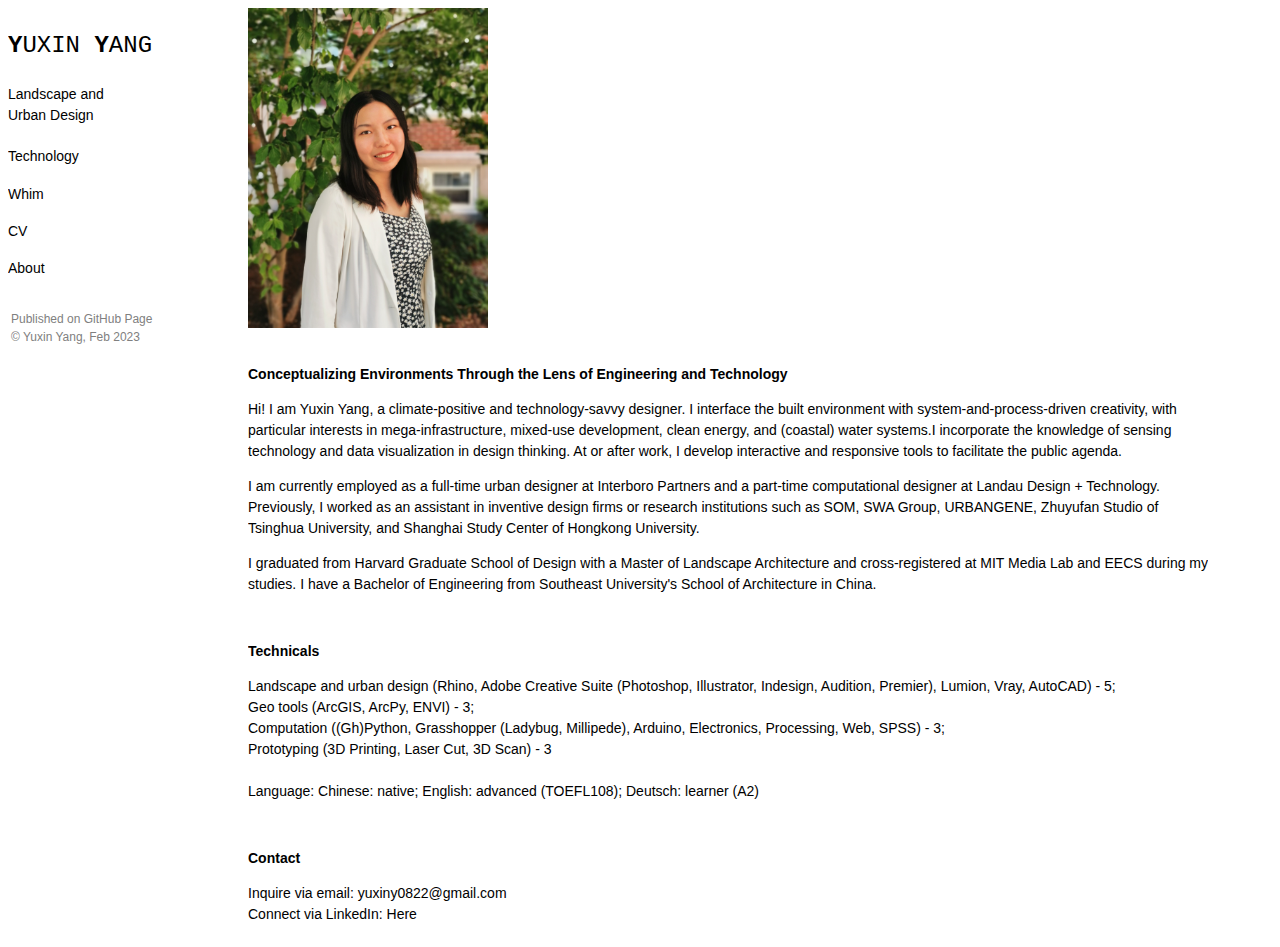
<file: index.html>
<!DOCTYPE html>
<html lang="en">
    <head>
        <meta charset="UTF-8">
        <meta http-equiv="X-UA-Compatible" content="IE=edge">
        <meta name="viewport" content="width=device-width, initial-scale=1.0">
        <title>Yuxin Yang | About</title>
        <link rel="stylesheet" type="text/css" href="./resources/css/style.css">
    </head>
<body>
<!-- Sidebar -->
<nav class="sidebar">
    <p class=h1><strong>Y</strong>UXIN <strong>Y</strong>ANG</p>
   
       <button type="button" class="collapsible">Landscape and Urban Design</button>
           <div class="content">
               <ul><a href="project1.html" class=p--info>From Airport to HST Station: Bio Intermodality</a></ul>
               <ul><a href="project2.html" class=p--info>Crosswind Data Center</a></ul>
               <ul><a href="project3.html" class=p--info>Migration is Beautiful: Biophillic Boulevard</a></ul>
               <ul><a href="project4.html" class=p--info>Dredge Engine</a></ul>
           </div>
       <br>
       <button type="button" class="collapsible">Technology</button>
           <div class="content">
               <ul><a href="tech1.html" class=p--info>IoT Shoreline: Wave, Weave</a></ul>
               <ul><a href="tech2.html" class=p--info>CityScope Module: Kendall Life-Work Crescendo</a></ul>
               <ul><a href="tech3.html" class=p--info>Remote Sensing Sanyang Wetland</a></ul>
               <ul><a href="tech4.html" class=p--info>Adaptive Rocking Lattice Stool</a></ul>
               <ul><a href="tech5.html" class=p--info>Air-Pillow Attire for Haphephobia</a></ul>
   
           </div>
       <p><a href="whim.html" class=p--info>Whim</a></p>
       <p><a href="cv.html" class=p--info>CV</a></p>
       <p><a href="index.html" class=p--info>About</a></p>
   
   
       <footer>
           <p>Published on GitHub Page <br>© Yuxin Yang, Feb 2023</p>
       </footer>
   </nav>  
<script>
    var coll = document.getElementsByClassName("collapsible");
    var i;
    
    for (i = 0; i < coll.length; i++) {
        coll[i].addEventListener("click", function() {
        this.classList.toggle("active");
        var content = this.nextElementSibling;
        if (content.style.display === "block") {
            content.style.display = "none";
        } else {
            content.style.display = "block";
        }
        });
    }
</script>


<!-- Page Content -->
<div style="margin-left:240px" class="a">
  
    <img src="./resources/images/about/index.jpg" alt="Profile" width=240px>
    <br>
    <br>
    <div>
    <p class=p--info><strong>Conceptualizing Environments Through the Lens of Engineering and Technology</strong></p>
    <p class=p--info>Hi! I am Yuxin Yang, a climate-positive and technology-savvy designer. I interface the built environment with system-and-process-driven creativity, 
        with particular interests in mega-infrastructure, mixed-use development, clean energy, and (coastal) water systems.I incorporate
    the knowledge of sensing technology and data visualization in design thinking. At or
    after work, I develop interactive and responsive tools to facilitate the public agenda.</p>
    <p class=p--info>I am currently employed as a full-time urban designer at <a href="https://www.interboropartners.com/">Interboro Partners</a> and a part-time computational designer at <a href="https://www.landau.design/">Landau Design + Technology</a>.
    Previously, I worked as an assistant in inventive design firms or research institutions such as SOM,
    SWA Group, URBANGENE, Zhuyufan Studio of Tsinghua University, and Shanghai Study
    Center of Hongkong University.</p>
    <p class=p--info>I graduated from Harvard Graduate School of Design with a Master of Landscape Architecture 
        and cross-registered at MIT Media Lab and EECS during my studies. 
        I have a Bachelor of Engineering from Southeast University's School of Architecture in China.</p>
    </div>
    <br>
    <div>
        <p class=p--info><strong>Technicals</strong></p>
        <p class=p--info>Landscape and urban design (Rhino, Adobe Creative Suite (Photoshop, Illustrator, Indesign, Audition, Premier),
            Lumion, Vray, AutoCAD) - 5;<br>
            Geo tools (ArcGIS, ArcPy, ENVI) - 3;<br>
            Computation ((Gh)Python, Grasshopper (Ladybug, Millipede), Arduino, Electronics, Processing, Web, SPSS) - 3;<br>
            Prototyping (3D Printing, Laser Cut, 3D Scan) - 3<br><br>
            Language: Chinese: native; English: advanced (TOEFL108); Deutsch: learner (A2)</p>
    </div>
    <br>
    <div>
        <p class=p--info><strong>Contact</strong></p>
        <p class=p--info>Inquire via email: <a href="mailto:yuxiny0822@gmail.com">yuxiny0822@gmail.com</a><br>
        Connect via LinkedIn: <a href="https://www.linkedin.com/in/yuxin-yang-78a671191/?originalSubdomain=cn">Here</a></p> 
    </div>
</div>

  </body>
  </html>
</file>
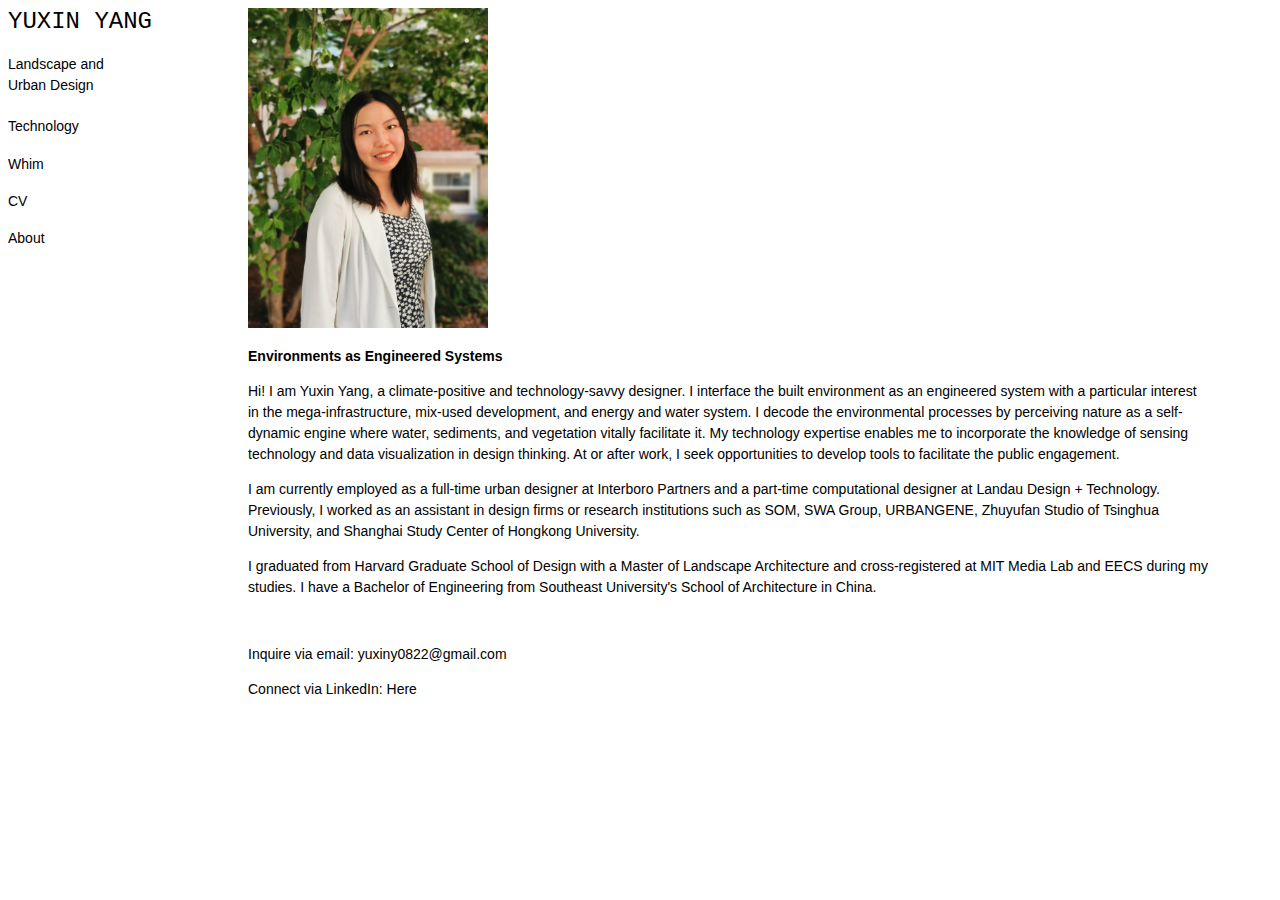
<file: about.html>
<!DOCTYPE html>
<html lang="en">
    <head>
        <meta charset="UTF-8">
        <meta http-equiv="X-UA-Compatible" content="IE=edge">
        <meta name="viewport" content="width=device-width, initial-scale=1.0">
        <title>YY</title>
        <link rel="stylesheet" type="text/css" href="./resources/css/style.css">
    </head>
<body>
<!-- Sidebar -->
<nav class="sidebar">
    <a class=h1>YUXIN YANG</a>
    <br>
    <br>
    <button type="button" class="collapsible">Landscape and Urban Design</button>
        <div class="content">
            <ul><a href="project1.html" class=p--info><i>From Airport to HST Station: Bio Intermodality</i></a></ul>
            <ul><a href="project2.html" class=p--info><i>Crosswind Data Center</i></a></ul>
            <ul><a href="project3.html" class=p--info><i>Migration is Beautiful</i></a></ul>
            <ul><a href="project4.html" class=p--info><i>Dredge Engine</i></a></ul>
        </div>
    <br>
    <button type="button" class="collapsible">Technology</button>
        <div class="content">
            <ul><a href="index.html" class=p--info><i>IoT: Fiber Optic Breakwaters</i></a></ul>
            <ul><a href="tech2.html" class=p--info><i>CityScope Module: Kendall Life-Work Crescendo</i></a></ul>
            <ul><a href="tech3.html" class=p--info><i>Remote Sensing Sanyang Wetland</i></a></ul>
            <ul><a href="tech4.html" class=p--info>Adaptive Rocking Lattice Stool</a></ul>
            <ul><a href="tech5.html" class=p--info>Air-Pillow Attire for Haphephobia</a></ul>

        </div>
    <p><a href="whim.html" class=p--info>Whim</a></p>
    <p><a href="https://acrobat.adobe.com/link/review?uri=urn:aaid:scds:US:9fe94b1a-4977-328f-8e4d-f6c2b8c8d8b4" class=p--info>CV</a></p>
    <p><a href="about.html" class=p--info>About</a></p>
</nav>  
<script>
    var coll = document.getElementsByClassName("collapsible");
    var i;
    
    for (i = 0; i < coll.length; i++) {
      coll[i].addEventListener("click", function() {
        this.classList.toggle("active");
        var content = this.nextElementSibling;
        if (content.style.display === "block") {
          content.style.display = "none";
        } else {
          content.style.display = "block";
        }
      });
    }
</script>
      


<!-- Page Content -->
<div style="margin-left:240px" class="a">
  
    <img src="./resources/images/about/index.jpg" alt="Profile" width=240px>
  
    <p class=p--info><strong>Environments as Engineered Systems</strong></p>
    <p class=p--info>Hi! I am Yuxin Yang, a climate-positive and technology-savvy designer. I interface the
    built environment as an engineered system with a particular interest in the mega-infrastructure,
    mix-used development, and energy and water system. I decode the environmental processes by perceiving nature as a self-dynamic engine where water, 
    sediments, and vegetation vitally facilitate it. My technology expertise enables me to incorporate
    the knowledge of sensing technology and data visualization in design thinking. At or
    after work, I seek opportunities to develop tools to facilitate the public engagement.</p>
    <p class=p--info>I am currently employed as a full-time urban designer at <a href="https://www.interboropartners.com/">Interboro Partners</a> and a part-time computational designer at <a href="https://www.landau.design/">Landau Design + Technology</a>.
    Previously, I worked as an assistant in design firms or research institutions such as SOM,
    SWA Group, URBANGENE, Zhuyufan Studio of Tsinghua University, and Shanghai Study
    Center of Hongkong University.</p>
    <p class=p--info>I graduated from Harvard Graduate School of Design with a Master of Landscape Architecture 
        and cross-registered at MIT Media Lab and EECS during my studies. 
        I have a Bachelor of Engineering from Southeast University's School of Architecture in China.</p>
    <br>
    <div>
        <p class=p--info>Inquire via email: <a href="mailto:yuxiny0822@gmail.com">yuxiny0822@gmail.com</a></p>
        <p class=p--info>Connect via LinkedIn: <a href="https://www.linkedin.com/in/yuxin-yang-78a671191/?originalSubdomain=cn">Here</a></p> 
    </div>
 
</div>

  </body>
  </html>
</file>
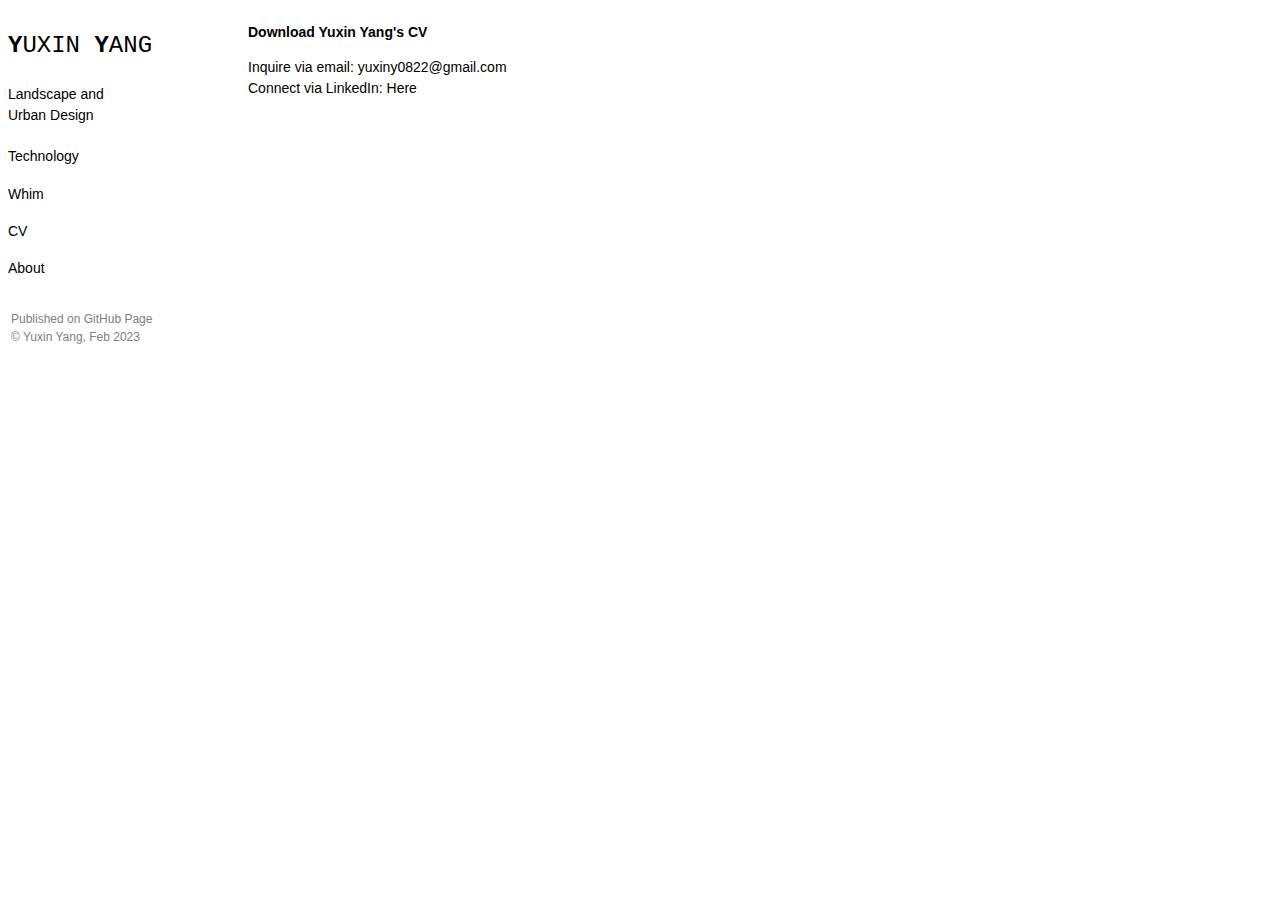
<file: cv.html>
<!DOCTYPE html>
<html lang="en">
    <head>
        <meta charset="UTF-8">
        <meta http-equiv="X-UA-Compatible" content="IE=edge">
        <meta name="viewport" content="width=device-width, initial-scale=1.0">
        <title>YY | CV</title>
        <link rel="stylesheet" type="text/css" href="./resources/css/style.css">
    </head>
<body>
<!-- Sidebar -->
<nav class="sidebar">
    <p class=h1><strong>Y</strong>UXIN <strong>Y</strong>ANG</p>
   
       <button type="button" class="collapsible">Landscape and Urban Design</button>
           <div class="content">
               <ul><a href="project1.html" class=p--info>From Airport to HST Station: Bio Intermodality</a></ul>
               <ul><a href="project2.html" class=p--info>Crosswind Data Center</a></ul>
               <ul><a href="project3.html" class=p--info>Migration is Beautiful: Biophillic Boulevard</a></ul>
               <ul><a href="project4.html" class=p--info>Dredge Engine</a></ul>
           </div>
       <br>
       <button type="button" class="collapsible">Technology</button>
           <div class="content">
               <ul><a href="tech1.html" class=p--info>IoT Shoreline: Wave, Weave</a></ul>
               <ul><a href="tech2.html" class=p--info>CityScope Module: Kendall Life-Work Crescendo</a></ul>
               <ul><a href="tech3.html" class=p--info>Remote Sensing Sanyang Wetland</a></ul>
               <ul><a href="tech4.html" class=p--info>Adaptive Rocking Lattice Stool</a></ul>
               <ul><a href="tech5.html" class=p--info>Air-Pillow Attire for Haphephobia</a></ul>
   
           </div>
       <p><a href="whim.html" class=p--info>Whim</a></p>
       <p><a href="cv.html" class=p--info>CV</a></p>
       <p><a href="index.html" class=p--info>About</a></p>
   
   
       <footer>
           <p>Published on GitHub Page <br>© Yuxin Yang, Feb 2023</p>
       </footer>
   </nav>  
<script>
    var coll = document.getElementsByClassName("collapsible");
    var i;
    
    for (i = 0; i < coll.length; i++) {
        coll[i].addEventListener("click", function() {
        this.classList.toggle("active");
        var content = this.nextElementSibling;
        if (content.style.display === "block") {
            content.style.display = "none";
        } else {
            content.style.display = "block";
        }
        });
    }
</script>


<!-- Page Content -->
<div style="margin-left:240px" class="a">
    <p class=p--info><a href="https://acrobat.adobe.com/link/track?uri=urn:aaid:scds:US:301cff17-277f-3694-944b-bb3e06284478"><strong>Download Yuxin Yang's CV</strong></a></p>

    <div>
        <p class=p--info>Inquire via email: <a href="mailto:yuxiny0822@gmail.com">yuxiny0822@gmail.com</a><br>
        Connect via LinkedIn: <a href="https://www.linkedin.com/in/yuxin-yang-78a671191/?originalSubdomain=cn">Here</a></p> 
    </div>
</div>

  </body>
  </html>
</file>
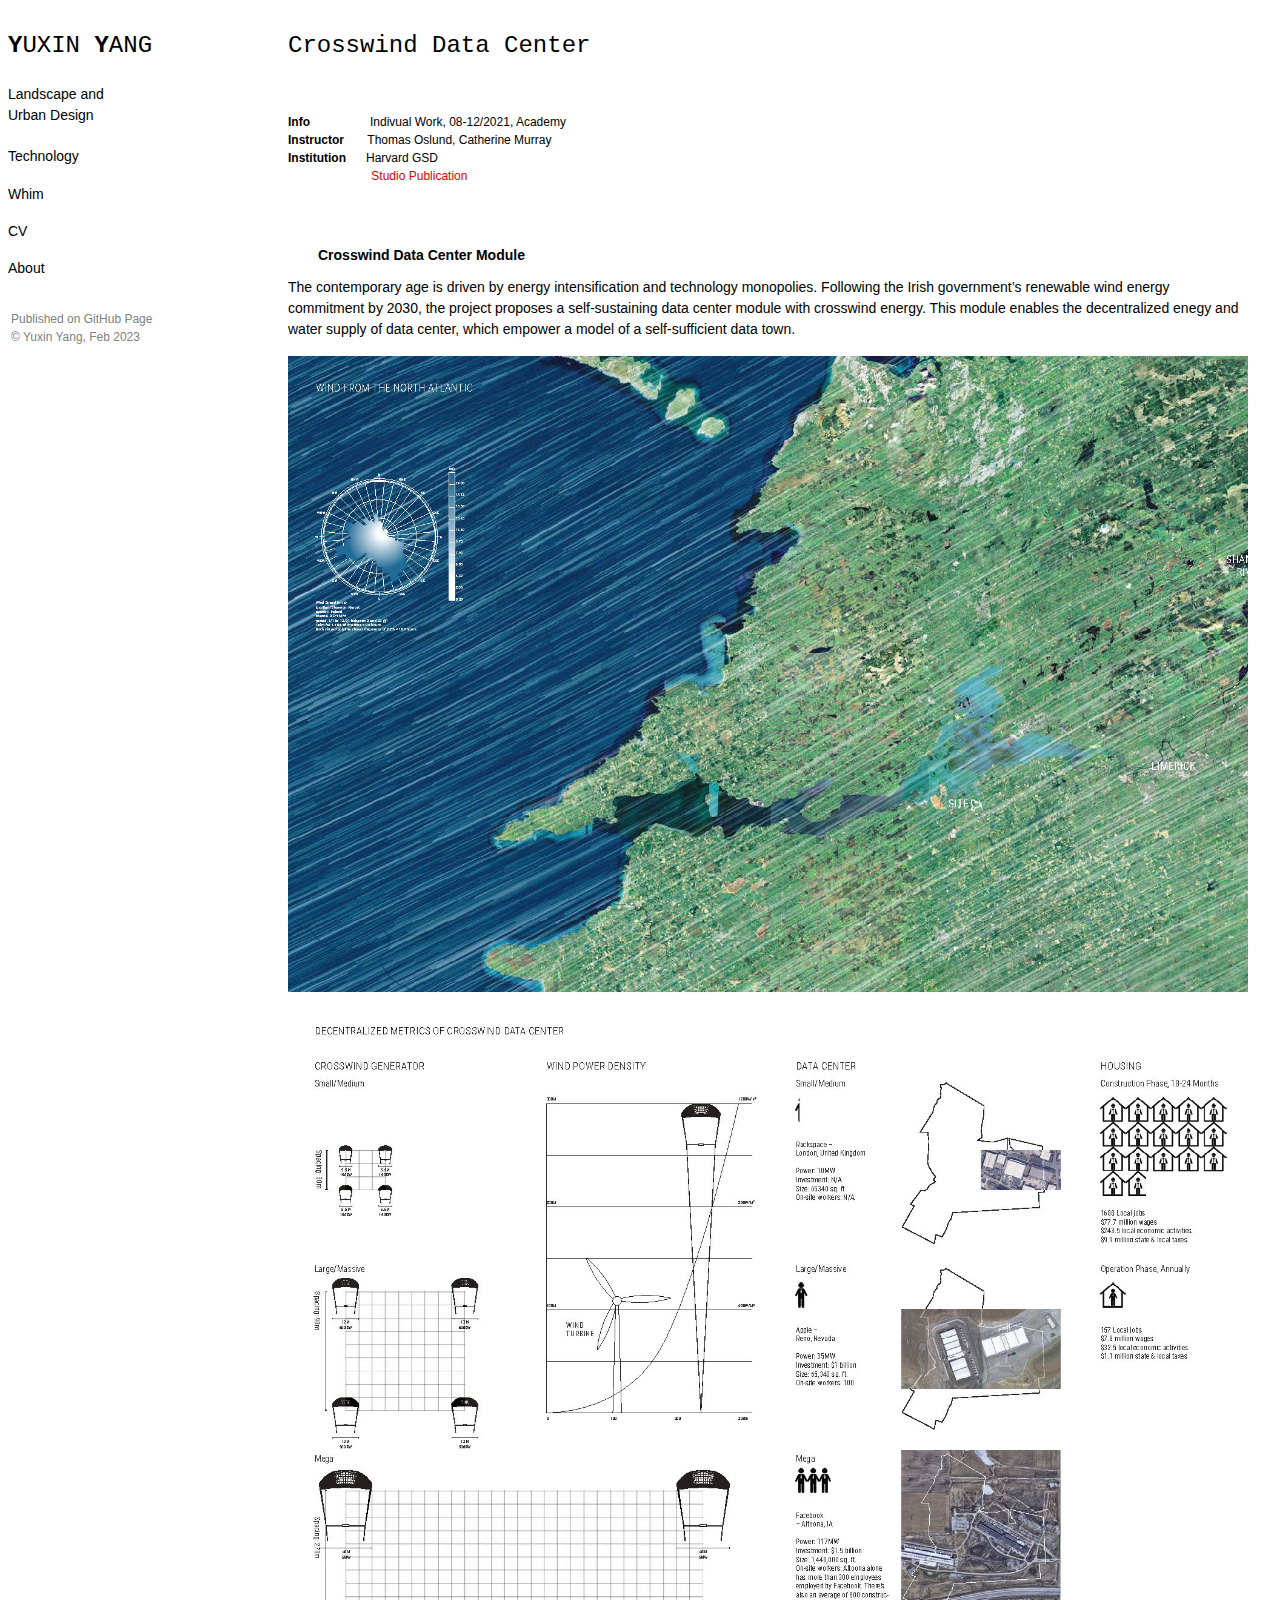
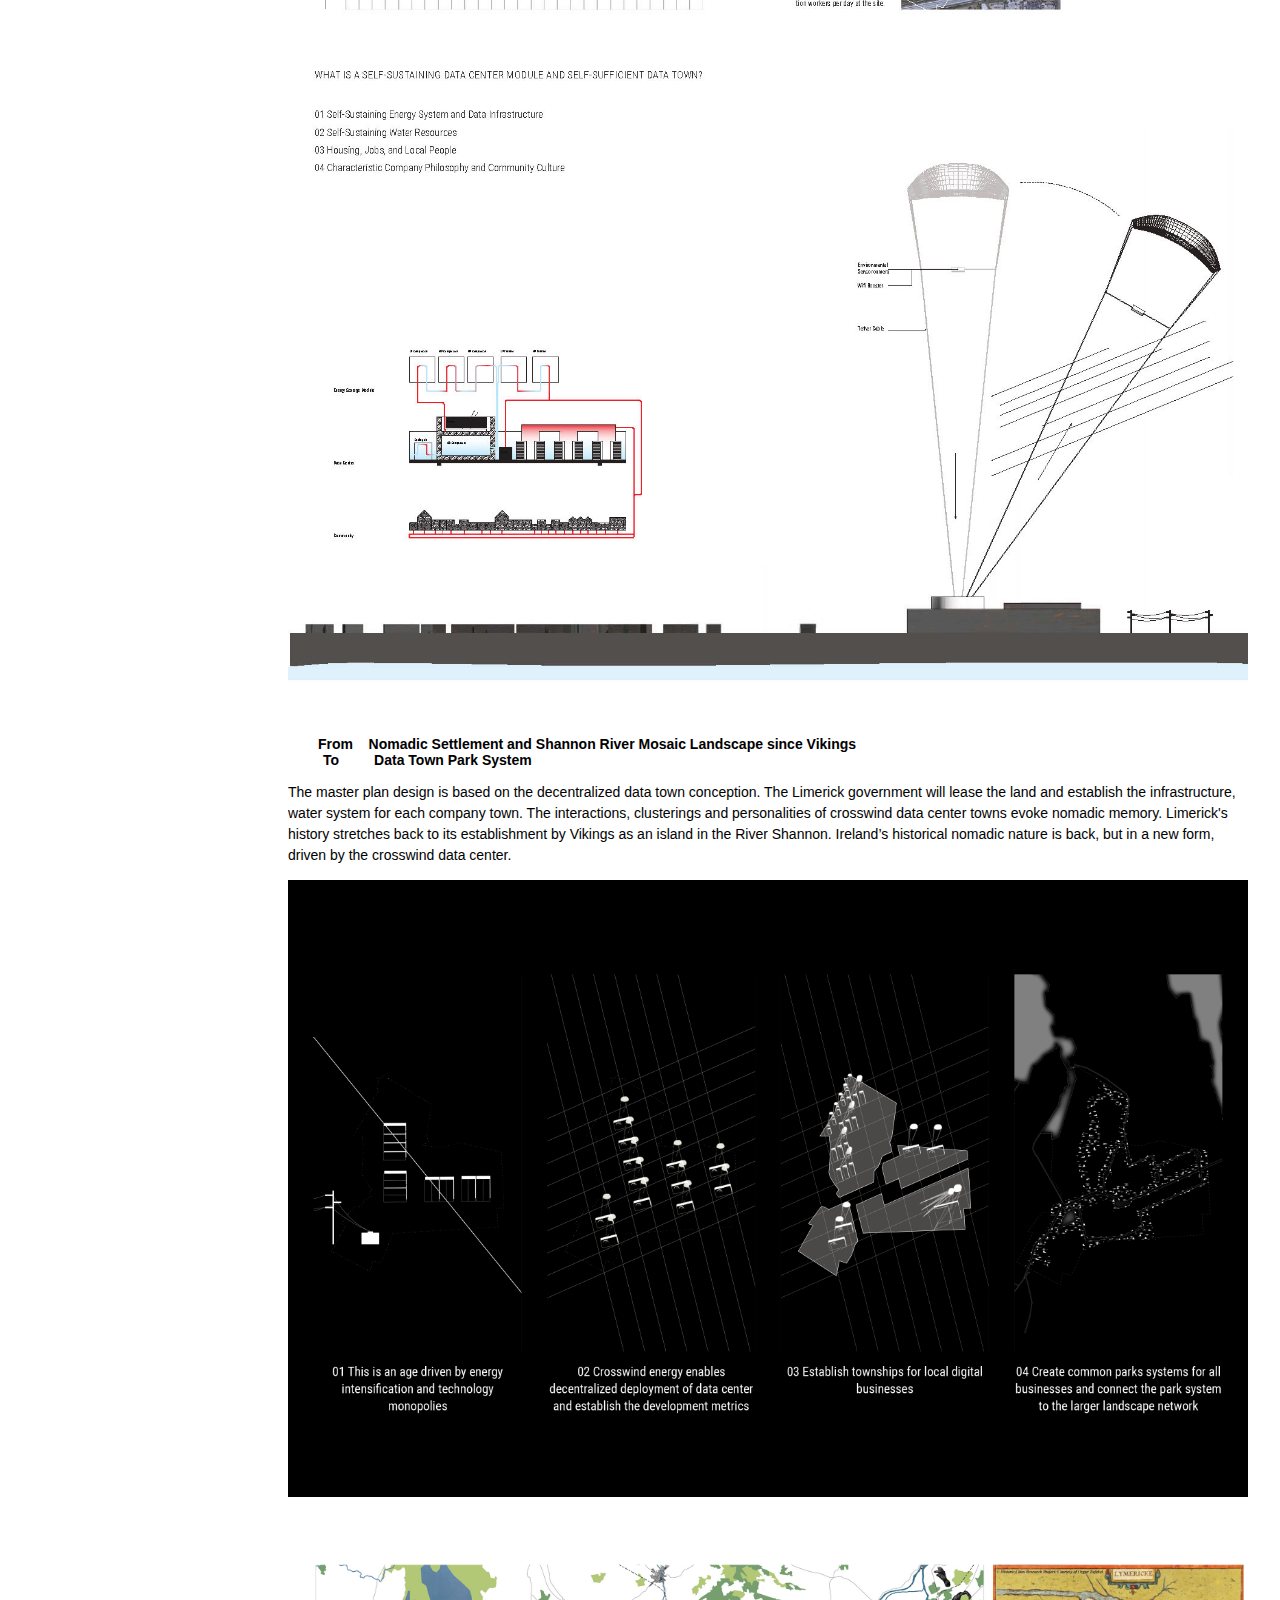
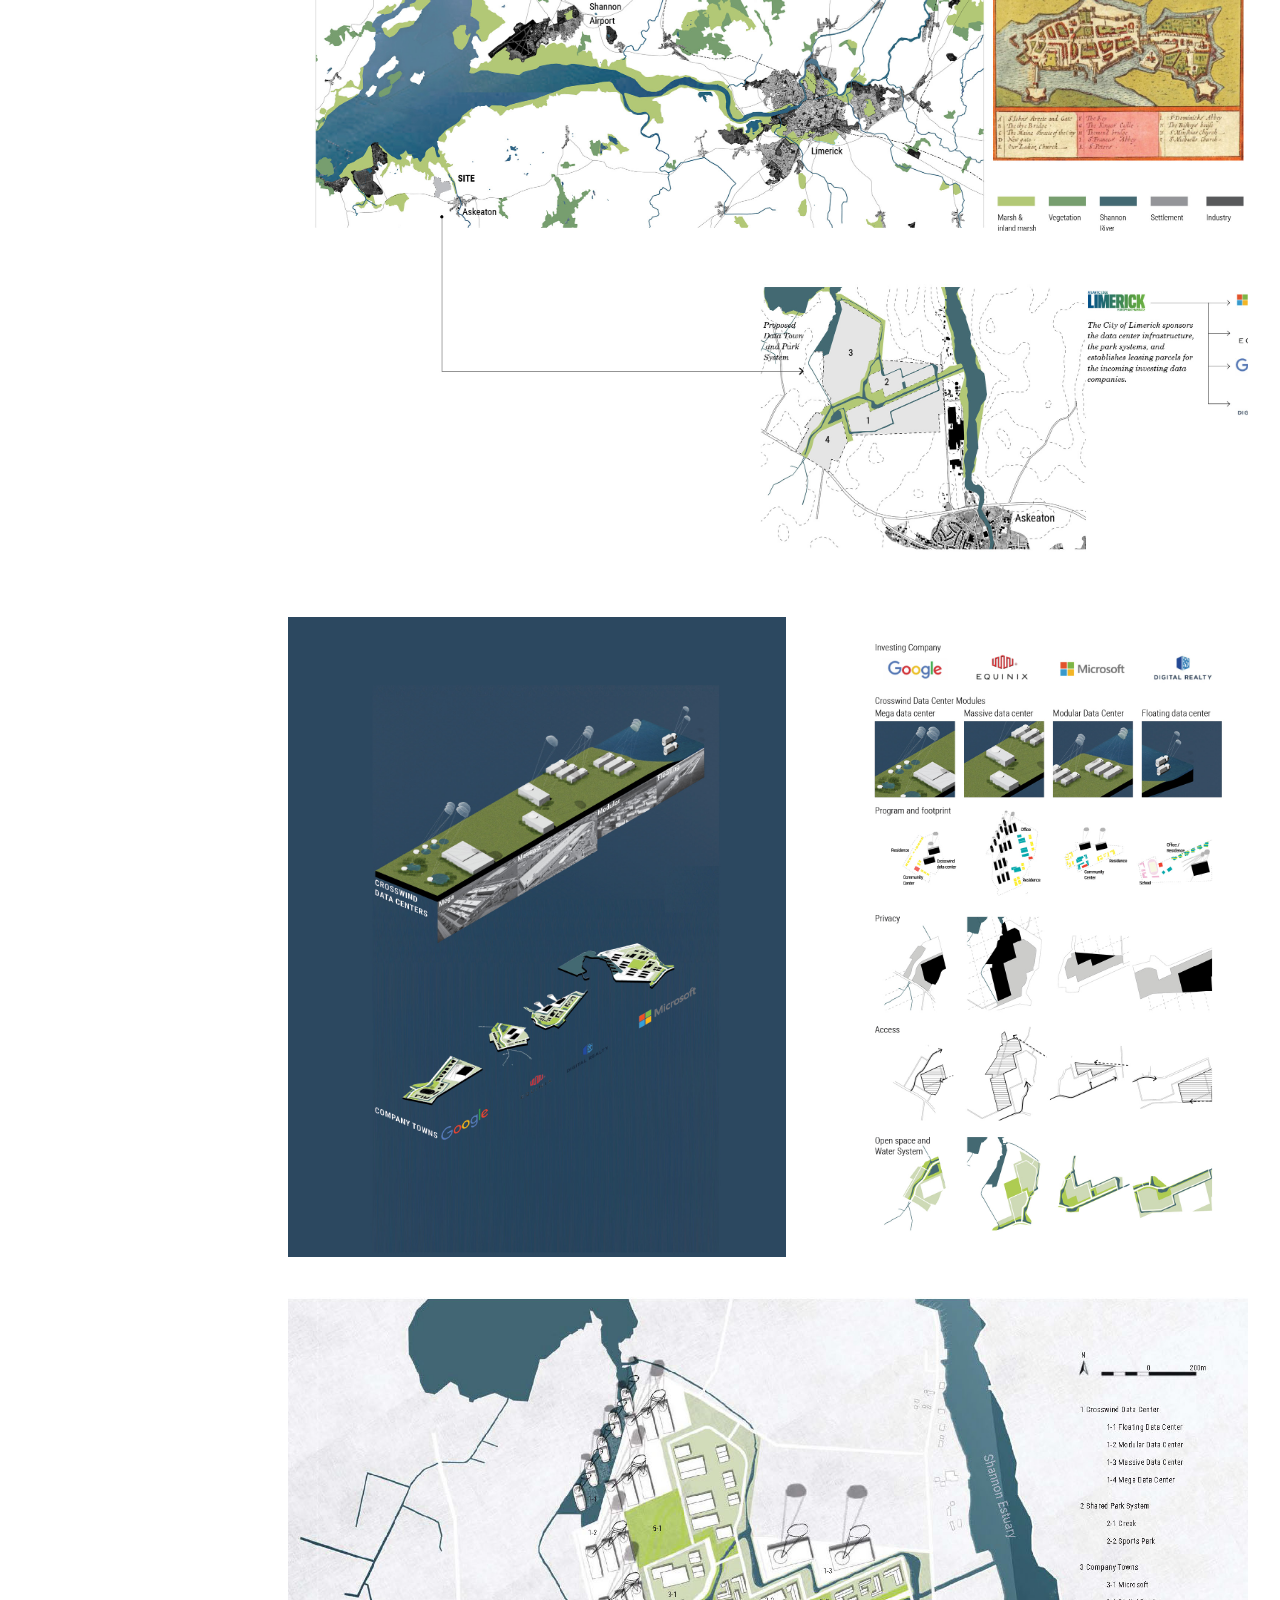
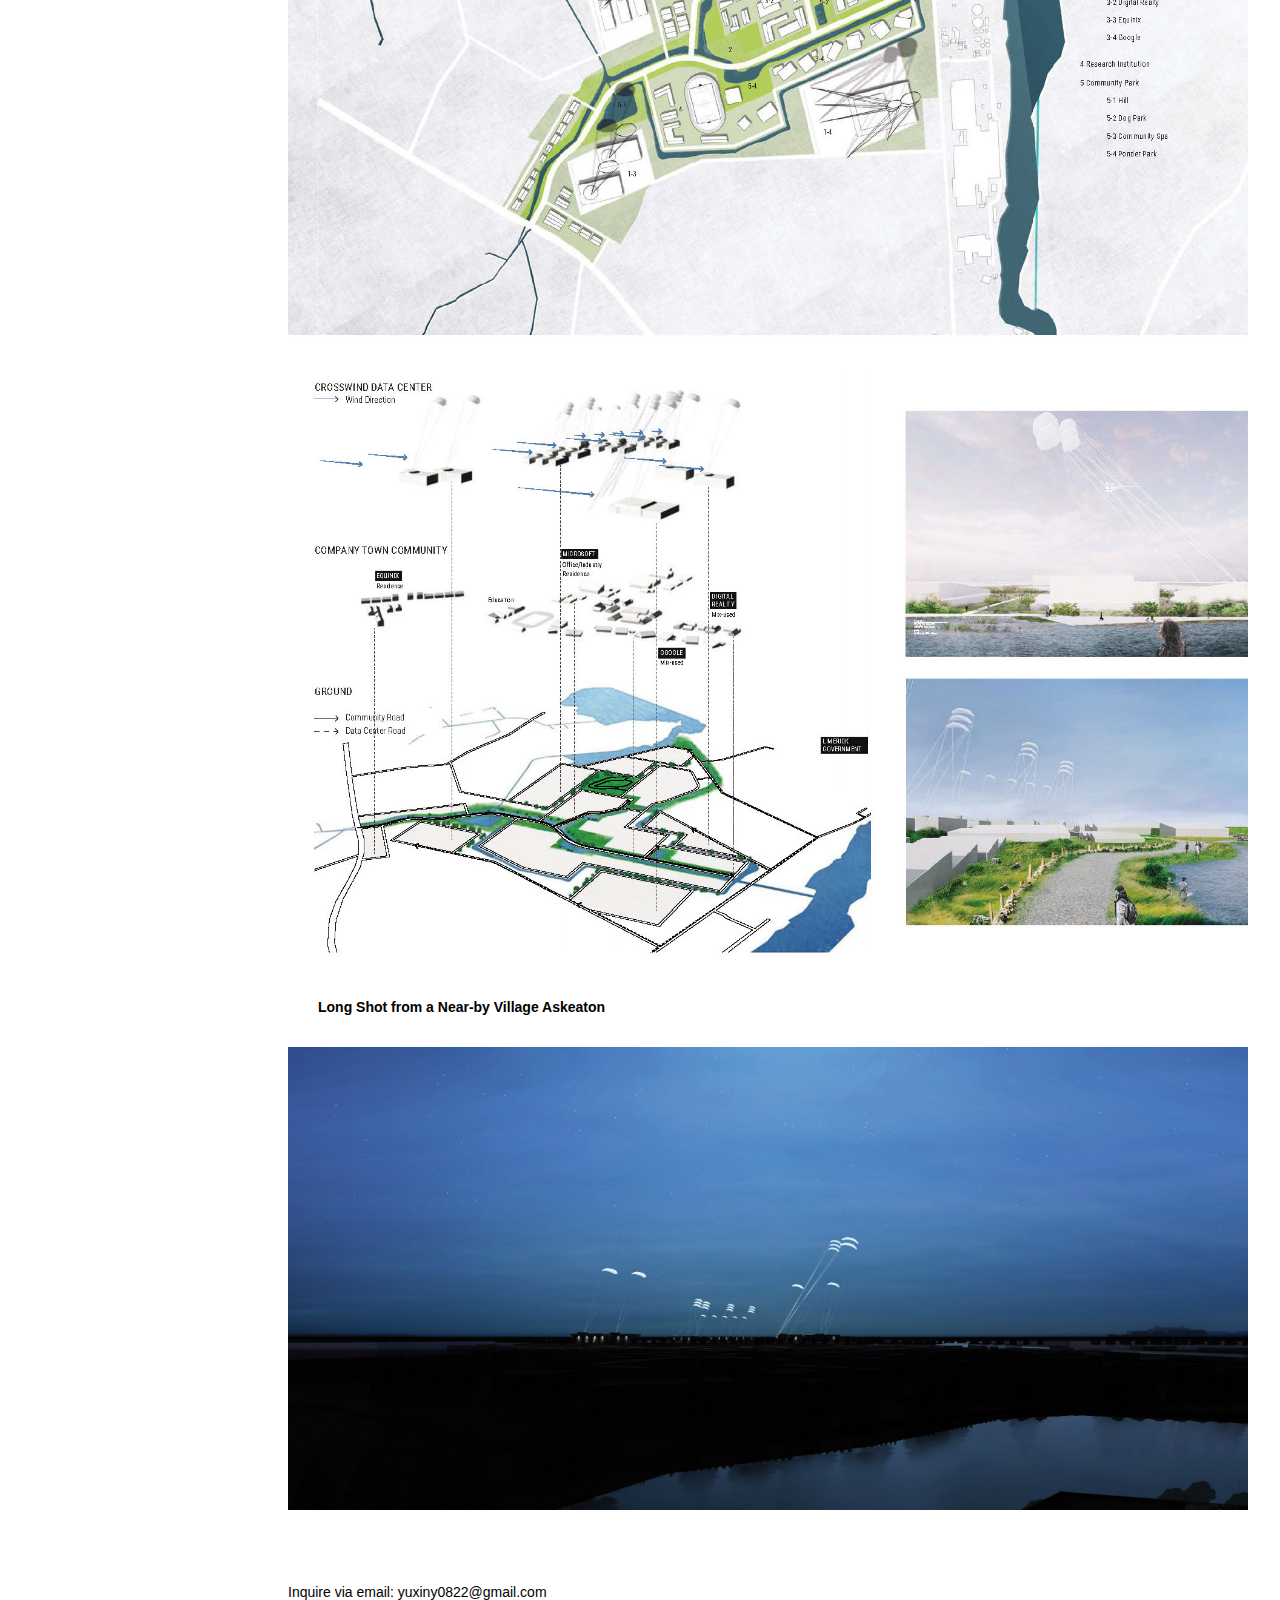
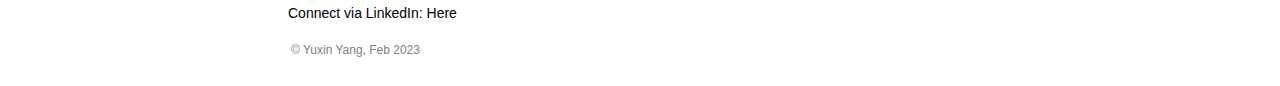
<file: project2.html>
<!DOCTYPE html>
<html lang="en">
<head>
    <meta charset="UTF-8">
    <meta http-equiv="X-UA-Compatible" content="IE=edge">
    <meta name="viewport" content="width=device-width, initial-scale=1.0">
    <title>YY | Crosswind Data Center</title>
    <link rel="stylesheet" type="text/css" href="resources/css/style.css">
</head>


<body>
<!-- Sidebar -->
<nav class="sidebar">
    <p class=h1><strong>Y</strong>UXIN <strong>Y</strong>ANG</p>
   
       <button type="button" class="collapsible">Landscape and Urban Design</button>
           <div class="content">
               <ul><a href="project1.html" class=p--info>From Airport to HST Station: Bio Intermodality</a></ul>
               <ul><a href="project2.html" class=p--info>Crosswind Data Center</a></ul>
               <ul><a href="project3.html" class=p--info>Migration is Beautiful</a></ul>
               <ul><a href="project4.html" class=p--info>Dredge Engine</a></ul>
           </div>
       <br>
       <button type="button" class="collapsible">Technology</button>
           <div class="content">
               <ul><a href="tech1.html" class=p--info>IoT Shoreline: Wave, Weave</a></ul>
               <ul><a href="tech2.html" class=p--info>CityScope Module: Kendall Life-Work Crescendo</a></ul>
               <ul><a href="tech3.html" class=p--info>Remote Sensing Sanyang Wetland</a></ul>
               <ul><a href="tech4.html" class=p--info>Adaptive Rocking Lattice Stool</a></ul>
               <ul><a href="tech5.html" class=p--info>Air-Pillow Attire for Haphephobia</a></ul>
   
           </div>
       <p><a href="whim.html" class=p--info>Whim</a></p>
       <p><a href="https://acrobat.adobe.com/link/review?uri=urn:aaid:scds:US:9fe94b1a-4977-328f-8e4d-f6c2b8c8d8b4" class=p--info>CV</a></p>
       <p><a href="index.html" class=p--info>About</a></p>
   
   
       <footer>
           <p>Published on GitHub Page <br>© Yuxin Yang, Feb 2023</p>
       </footer>
   </nav>  
<script>
    var coll = document.getElementsByClassName("collapsible");
    var i;
    
    for (i = 0; i < coll.length; i++) {
        coll[i].addEventListener("click", function() {
        this.classList.toggle("active");
        var content = this.nextElementSibling;
        if (content.style.display === "block") {
            content.style.display = "none";
        } else {
            content.style.display = "block";
        }
        });
    }
</script>
  
<!-- Page Content -->
<div style="margin-left:280px" class="a">

    <p class=h2>Crosswind Data Center</p>
    <br>
    <p class=p--caption> <strong>Info</strong>&nbsp;&nbsp;&nbsp;&nbsp;&nbsp;&nbsp;&nbsp;&nbsp;&nbsp;&nbsp;&nbsp;&nbsp;&nbsp;&nbsp;&nbsp;&nbsp;&nbsp;&nbsp;Indivual Work, 08-12/2021, Academy<br>
        <strong>Instructor</strong>&nbsp;&nbsp;&nbsp;&nbsp;&nbsp;&nbsp;&nbsp;Thomas Oslund, Catherine Murray <br>
       <strong>Institution</strong>&nbsp;&nbsp;&nbsp;&nbsp;&nbsp;&nbsp;Harvard GSD<br>
        <span class="hl">&nbsp;&nbsp;&nbsp;&nbsp;&nbsp;&nbsp;&nbsp;&nbsp;&nbsp;&nbsp;&nbsp;&nbsp;&nbsp;&nbsp;&nbsp;&nbsp;&nbsp;&nbsp;&nbsp;&nbsp;&nbsp;&nbsp;&nbsp;&nbsp;
            Studio Publication
       </span></p>

    <br>
    <br>
    <!--Image Section-->
    <div>
        <p class=h--img>Crosswind Data Center Module</P>
        <p class=p--info>The contemporary age is driven by energy intensification and technology monopolies. Following the Irish government’s 
                renewable wind energy commitment by 2030, the project proposes a self-sustaining data center module with crosswind energy. 
                This module enables the decentralized enegy and water supply of data center, which empower a model of a self-sufficient data town. </p>
        <img src="./resources/images/2_Page_15.jpg" height=640 alt=""><br>
        <img src="./resources/images/2_Page_16.jpg" height=640 alt=""><br>
        <img src="./resources/images/2_Page_17.jpg" height=640 alt=""><br><br><br>


        <p class=h--img>From&nbsp;&nbsp;&nbsp;&nbsp;Nomadic Settlement and Shannon River Mosaic Landscape since Vikings<br>
            &nbsp;&nbsp;&nbsp;&nbsp;&nbsp;&nbsp;&nbsp;&nbsp;&nbsp;To&nbsp;&nbsp;&nbsp;&nbsp;&nbsp;&nbsp;&nbsp;&nbsp;&nbsp;Data Town Park System</p>
        <p class=p--info>The master plan design is based on the decentralized data town conception. The Limerick government will lease the land and establish the infrastructure, water system for each company town. The interactions, clusterings and personalities of crosswind data center towns evoke nomadic memory. Limerick's history stretches back to its establishment by Vikings as an island in the River Shannon. 
            Ireland’s historical nomadic nature is back, but in a new form, driven by the crosswind data center.</p>
        <img src="./resources/images/2_Page_19.jpg" Width=960 alt=""><br><br><br>
    
        <img src="./resources/images/2_Page_20.jpg" height=640 alt=""><br><br><br>
        <img src="./resources/images/2_Page_21.jpg" height=640 alt=""><br><br><br>
        <img src="./resources/images/2_Page_22.jpg" height=640 alt=""><br>

        <img src="./resources/images/2_Page_23.jpg" height=640 alt=""><br>

        <p class=h--img>Long Shot from a Near-by Village Askeaton</p><br>
        <img src="./resources/images/2_Page_18.jpg" Width=960 alt=""><br>
        <br><br><br>
        <div>       
            <p class=p--info>Inquire via email: <a href="mailto:yuxiny0822@gmail.com">yuxiny0822@gmail.com</a><br>
            Connect via LinkedIn: <a href="https://www.linkedin.com/in/yuxin-yang-78a671191/?originalSubdomain=cn">Here</a>
            <footer>© Yuxin Yang, Feb 2023</footer> </p>
        </div>
    </div>
</div>


</body>
</html>
</file>
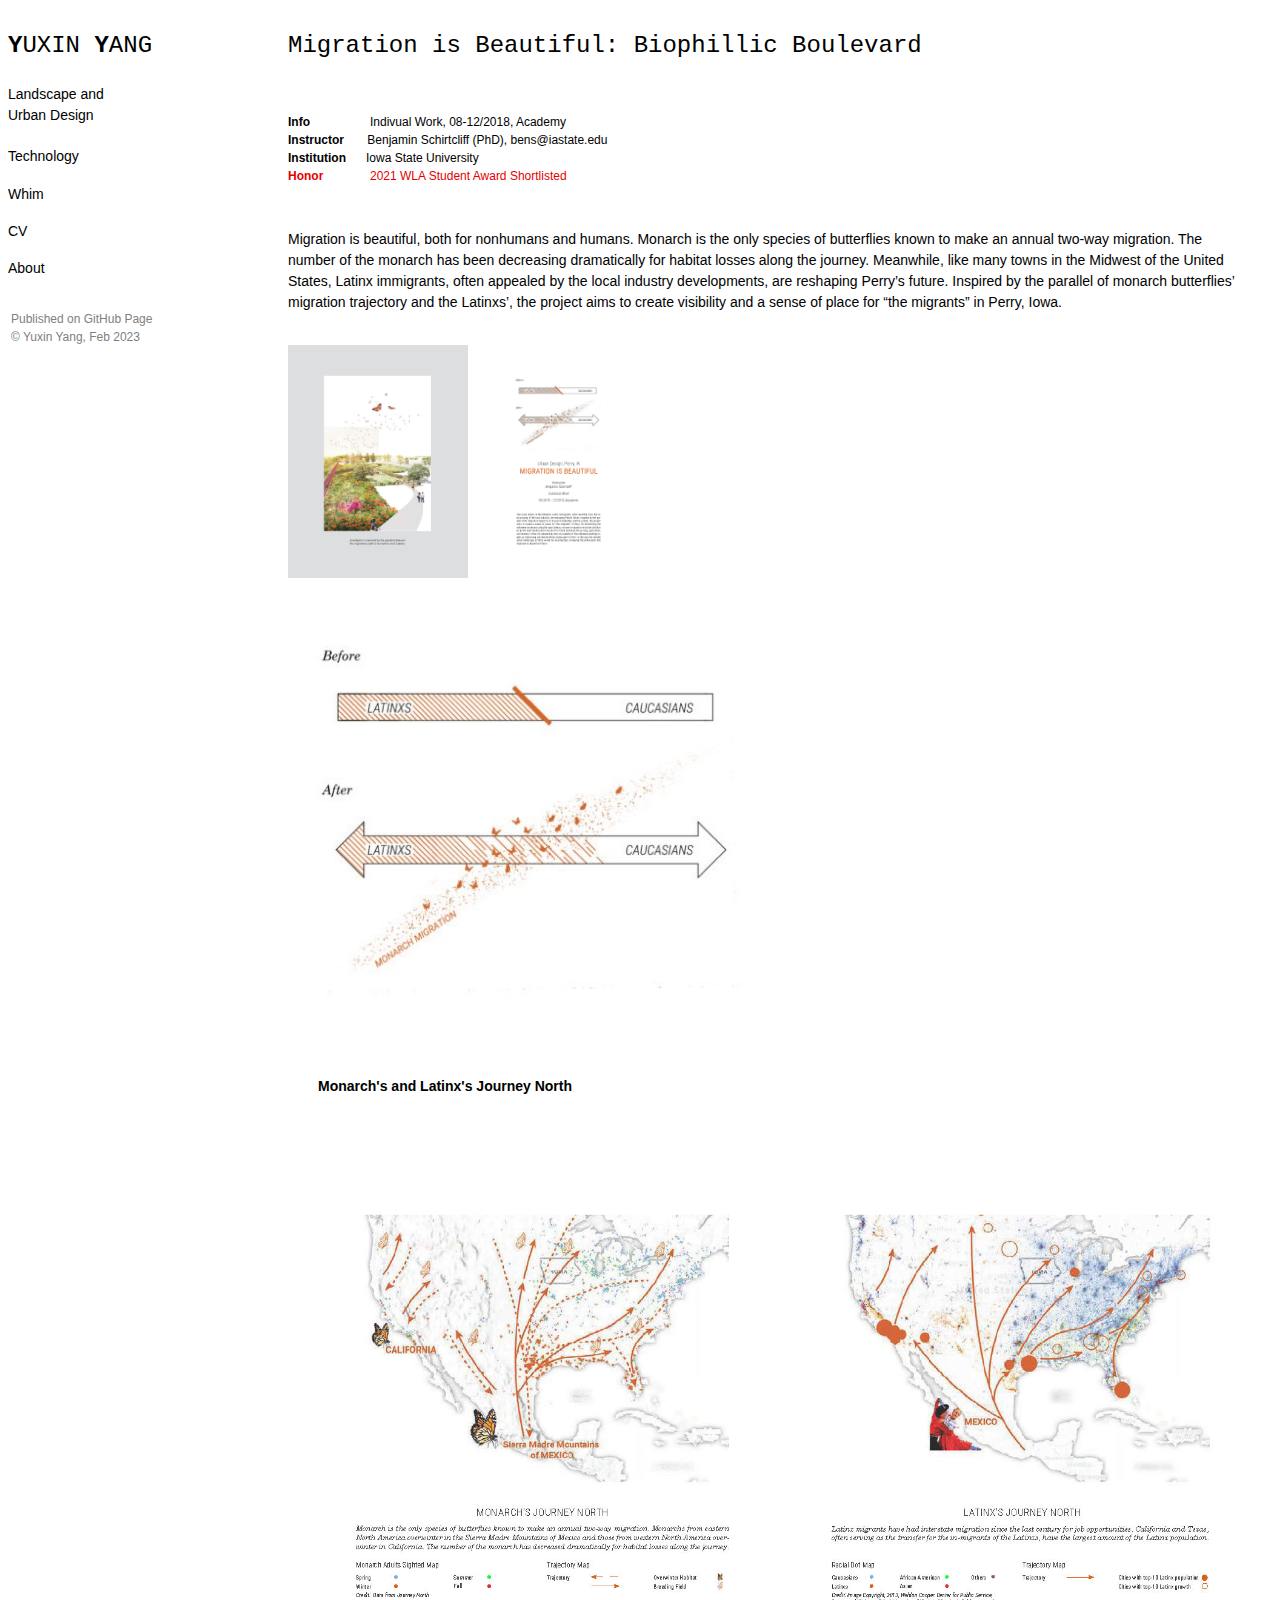
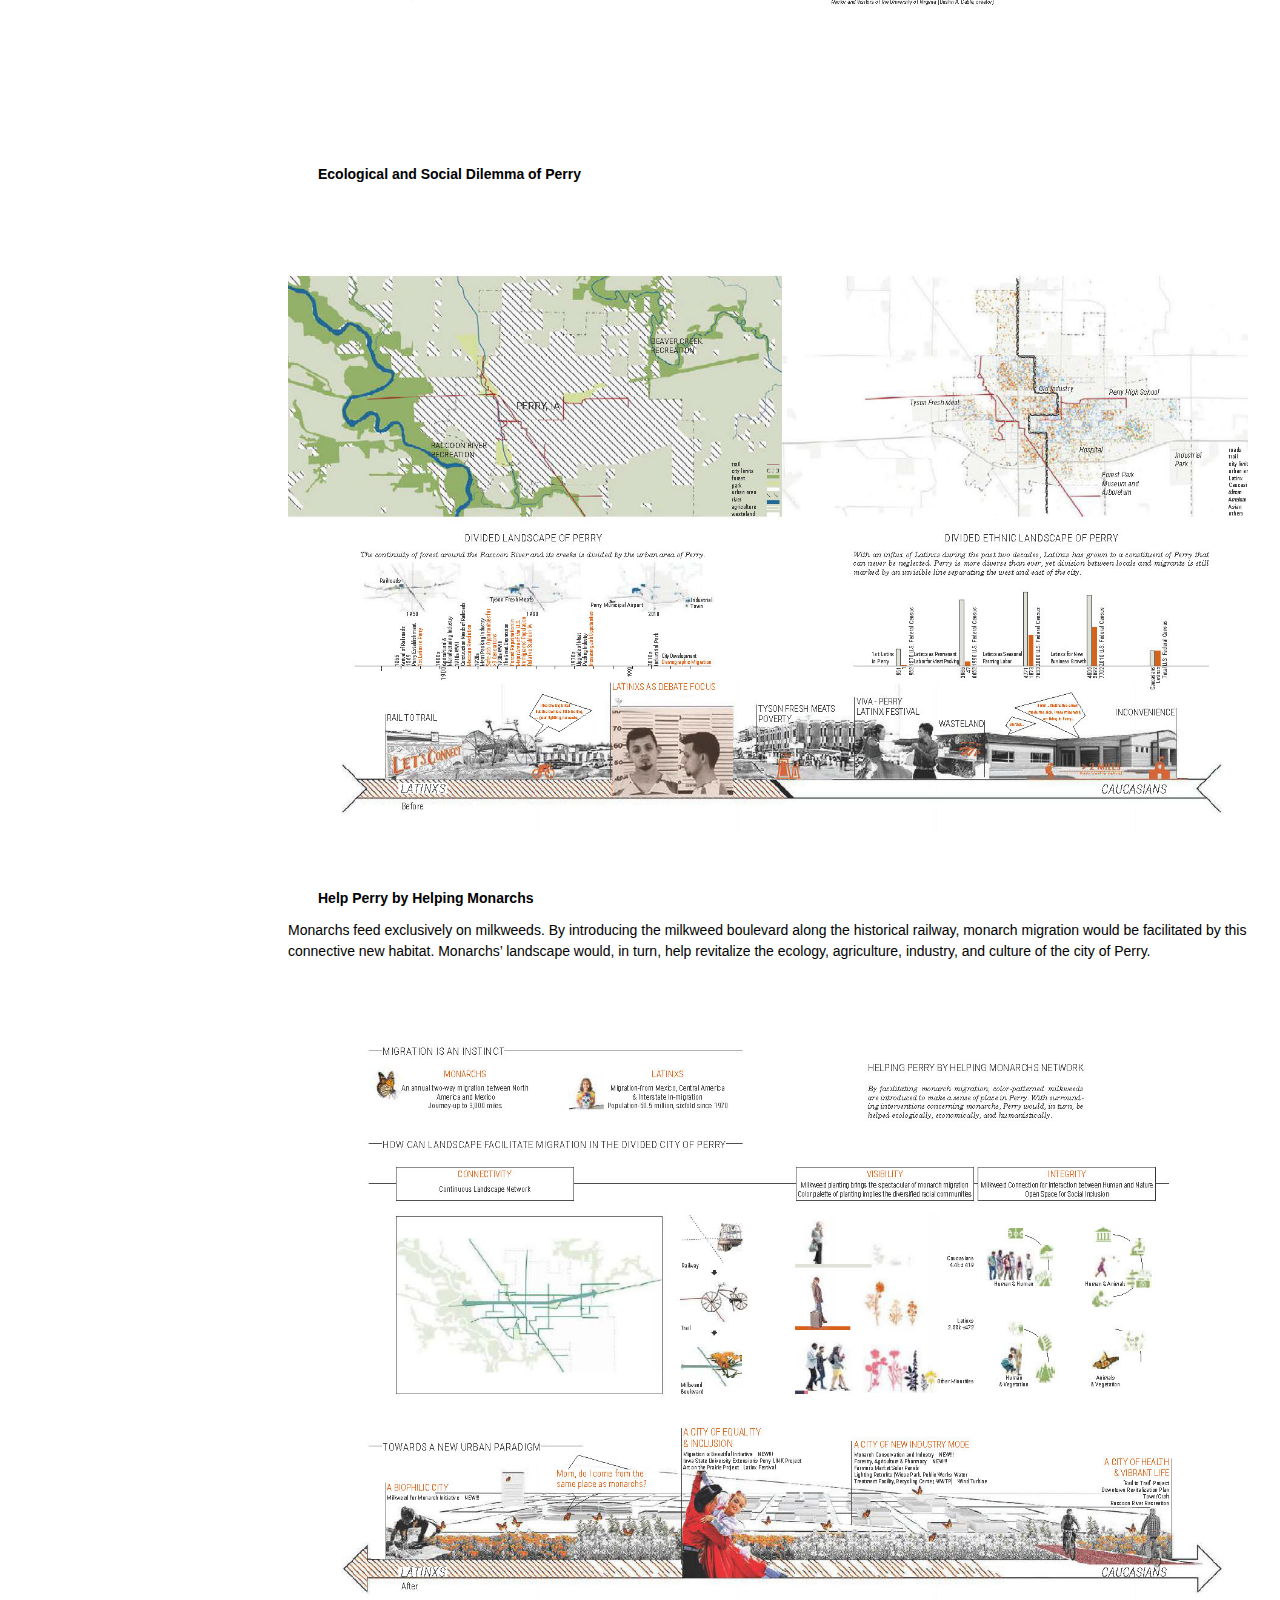
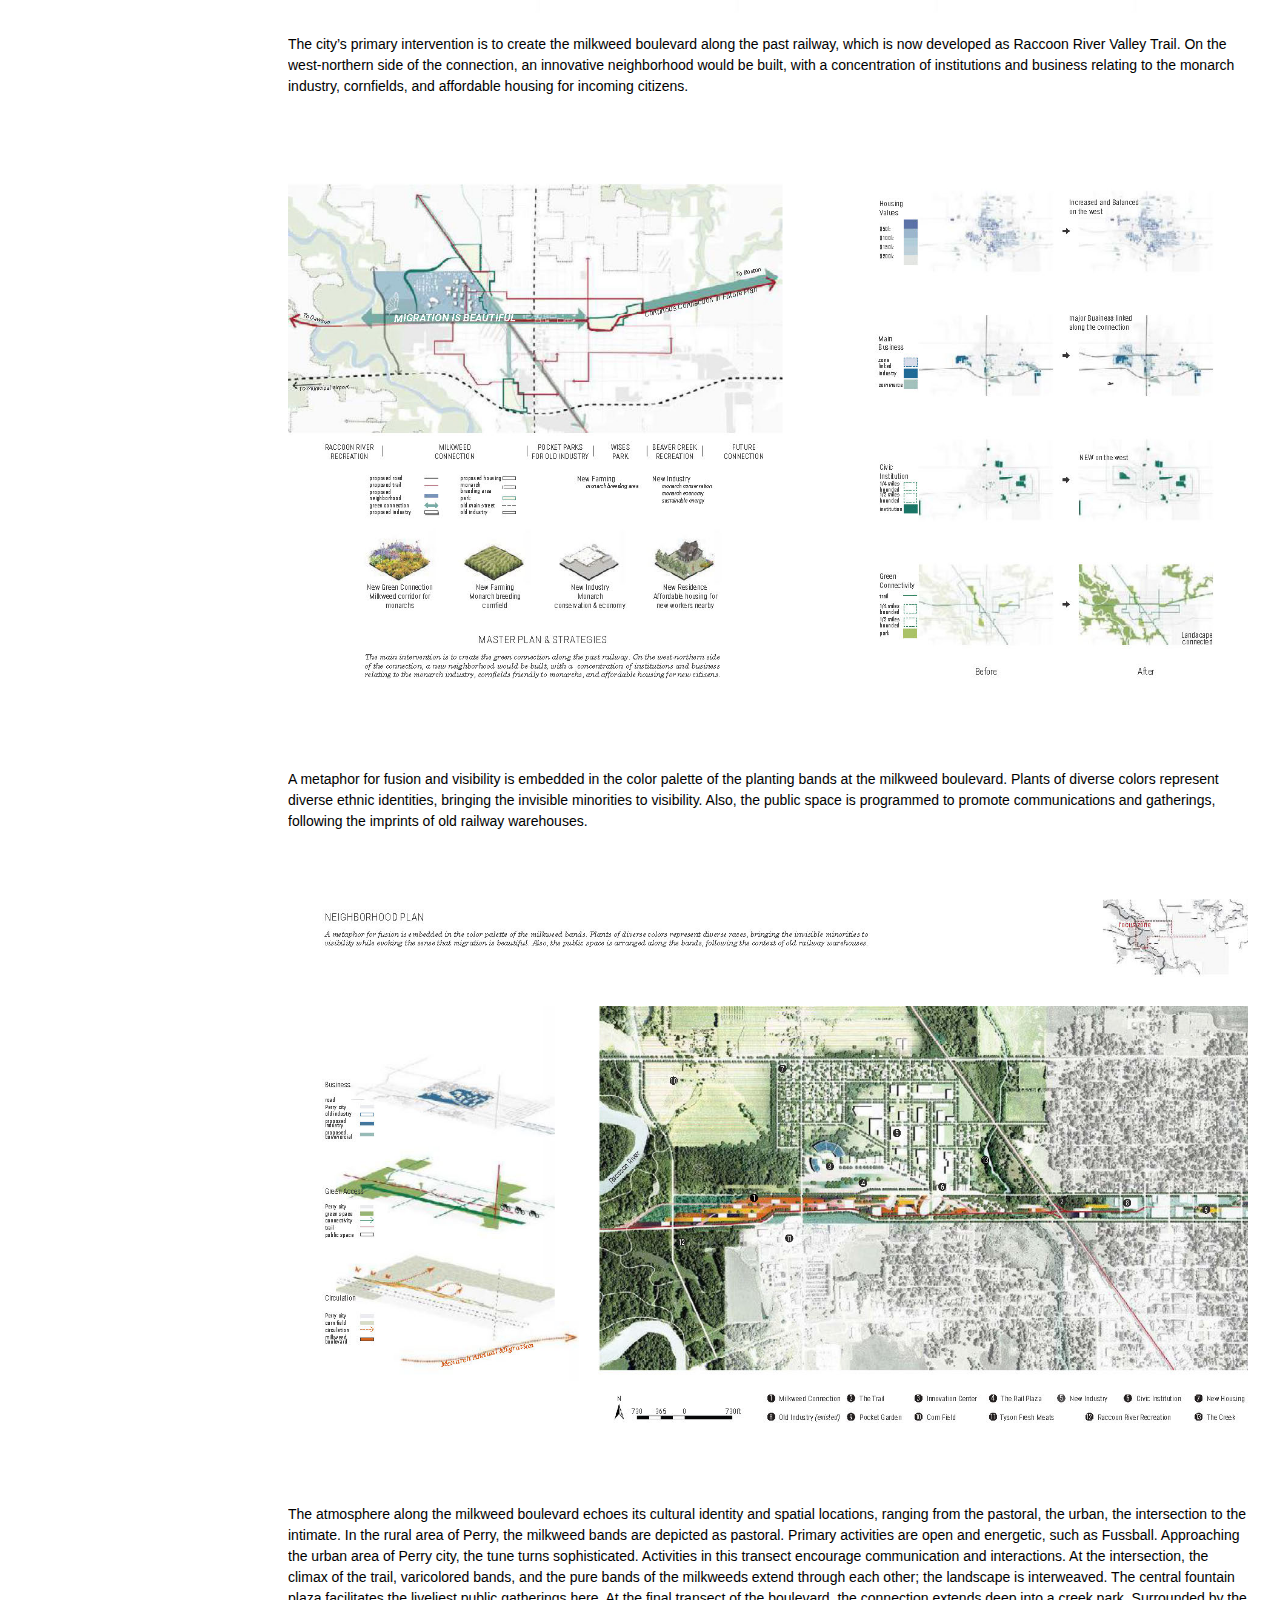
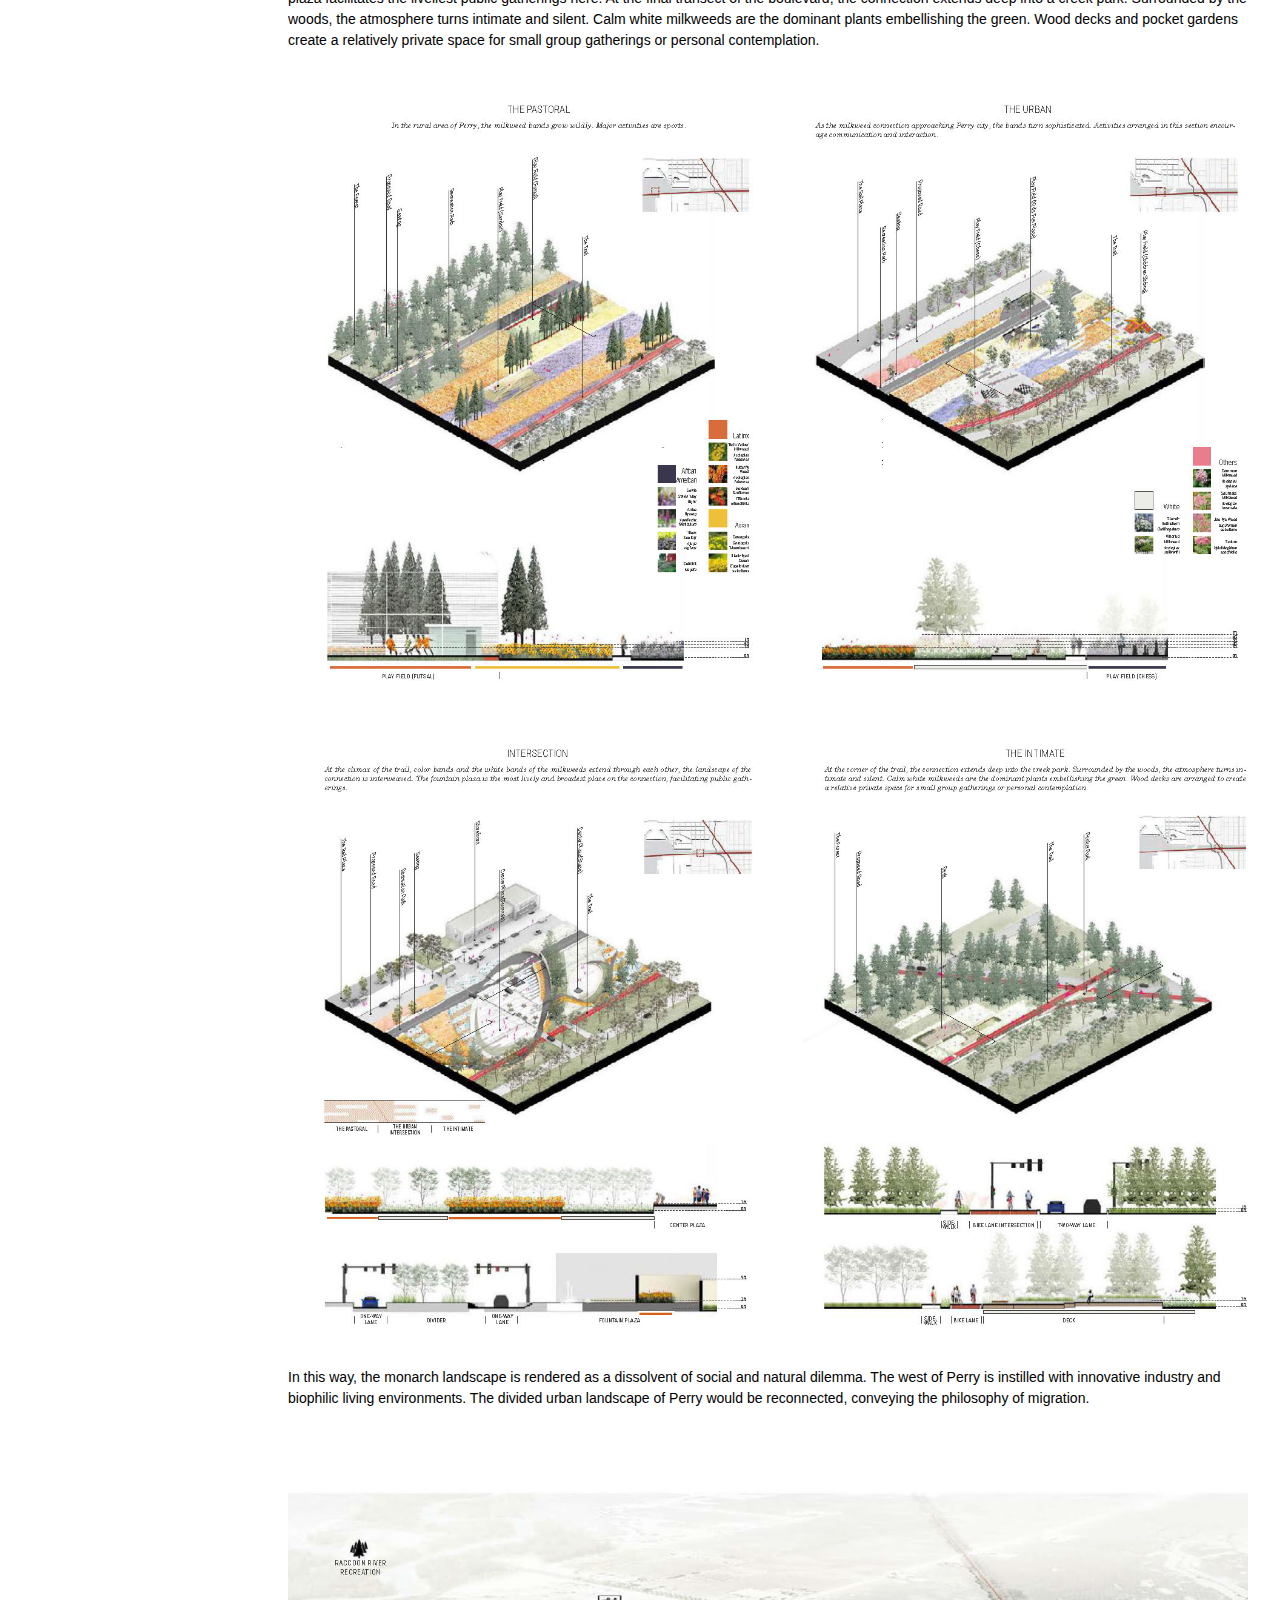
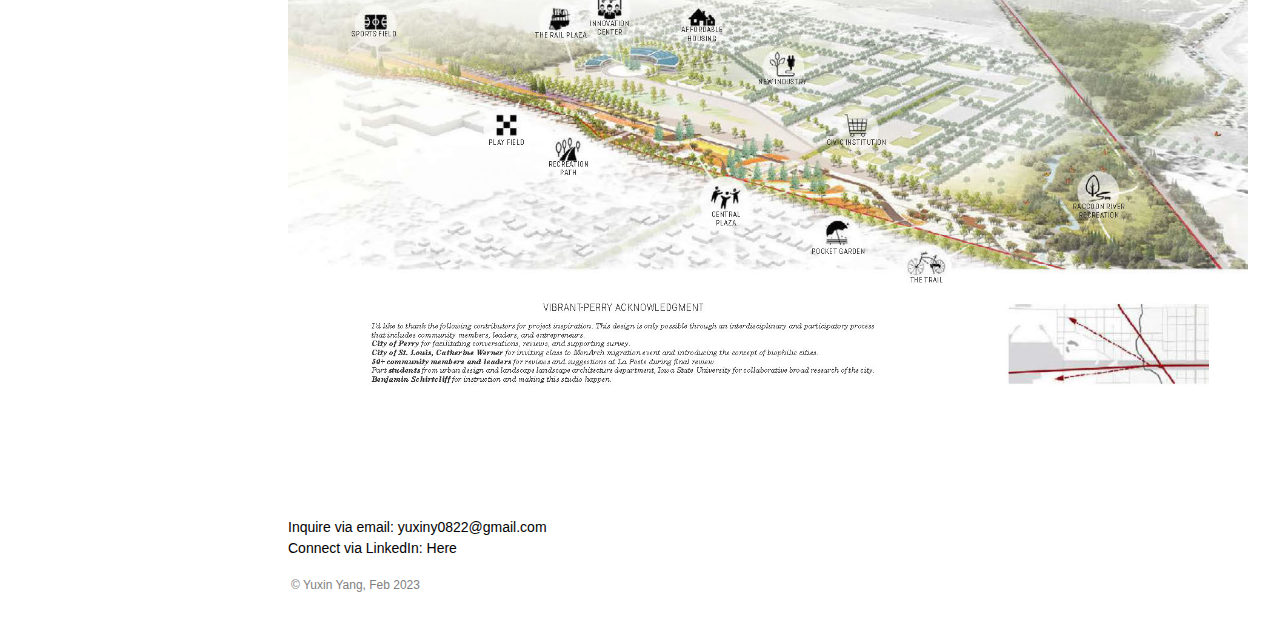
<file: project3.html>
<!DOCTYPE html>
<html lang="en">
<head>
    <meta charset="UTF-8">
    <meta http-equiv="X-UA-Compatible" content="IE=edge">
    <meta name="viewport" content="width=device-width, initial-scale=1.0">
    <title>YY | Migration is Beautiful</title>
    <link rel="stylesheet" type="text/css" href="resources/css/style.css">
</head>


<body>
<!-- Sidebar -->
<nav class="sidebar">
    <p class=h1><strong>Y</strong>UXIN <strong>Y</strong>ANG</p>
   
       <button type="button" class="collapsible">Landscape and Urban Design</button>
           <div class="content">
               <ul><a href="project1.html" class=p--info>From Airport to HST Station: Bio Intermodality</a></ul>
               <ul><a href="project2.html" class=p--info>Crosswind Data Center</a></ul>
               <ul><a href="project3.html" class=p--info>Migration is Beautiful: Biophillic Boulevard</a></ul>
               <ul><a href="project4.html" class=p--info>Dredge Engine</a></ul>
           </div>
       <br>
       <button type="button" class="collapsible">Technology</button>
           <div class="content">
               <ul><a href="tech1.html" class=p--info>IoT Shoreline: Wave, Weave</a></ul>
               <ul><a href="tech2.html" class=p--info>CityScope Module: Kendall Life-Work Crescendo</a></ul>
               <ul><a href="tech3.html" class=p--info>Remote Sensing Sanyang Wetland</a></ul>
               <ul><a href="tech4.html" class=p--info>Adaptive Rocking Lattice Stool</a></ul>
               <ul><a href="tech5.html" class=p--info>Air-Pillow Attire for Haphephobia</a></ul>
   
           </div>
       <p><a href="whim.html" class=p--info>Whim</a></p>
       <p><a href="https://acrobat.adobe.com/link/review?uri=urn:aaid:scds:US:9fe94b1a-4977-328f-8e4d-f6c2b8c8d8b4" class=p--info>CV</a></p>
       <p><a href="index.html" class=p--info>About</a></p>
   
   
       <footer>
           <p>Published on GitHub Page <br>© Yuxin Yang, Feb 2023</p>
       </footer>
   </nav>  
<script>
    var coll = document.getElementsByClassName("collapsible");
    var i;
    
    for (i = 0; i < coll.length; i++) {
        coll[i].addEventListener("click", function() {
        this.classList.toggle("active");
        var content = this.nextElementSibling;
        if (content.style.display === "block") {
            content.style.display = "none";
        } else {
            content.style.display = "block";
        }
        });
    }
</script>


<!-- Page Content -->
<div style="margin-left:280px" class="a">
    <p class=h2>Migration is Beautiful: Biophillic Boulevard</p>
    <br>
    <p class=p--caption> <strong>Info</strong>&nbsp;&nbsp;&nbsp;&nbsp;&nbsp;&nbsp;&nbsp;&nbsp;&nbsp;&nbsp;&nbsp;&nbsp;&nbsp;&nbsp;&nbsp;&nbsp;&nbsp;&nbsp;Indivual Work, 08-12/2018, Academy<br>
        <strong>Instructor</strong>&nbsp;&nbsp;&nbsp;&nbsp;&nbsp;&nbsp;&nbsp;Benjamin Schirtcliff (PhD), bens@iastate.edu <br>
       <strong>Institution</strong>&nbsp;&nbsp;&nbsp;&nbsp;&nbsp;&nbsp;Iowa State University<br>
        <span class="hl"><strong>Honor</strong>&nbsp;&nbsp;&nbsp;&nbsp;&nbsp;&nbsp;&nbsp;&nbsp;&nbsp;&nbsp;&nbsp;&nbsp;&nbsp;&nbsp;2021 WLA Student Award Shortlisted
   </span></p>
    <br>
    <p class=p--info>Migration is beautiful, both for nonhumans and humans. Monarch is the only species of butterflies known to make an annual two-way migration. The number of the monarch has been decreasing dramatically for habitat losses along the journey. 
        Meanwhile, like many towns in the Midwest of the United States, Latinx immigrants, often appealed by the local industry developments, are reshaping Perry’s future. Inspired by the parallel of monarch butterflies’ migration trajectory and the Latinxs’, the project aims to create visibility and a sense of place for “the migrants” in Perry, Iowa.</p>

    <br>
    <!--Image Section-->
    <div>
        <img src="./resources/images/2_Page_24.jpg" width=360 alt="">&nbsp;&nbsp;&nbsp;&nbsp;&nbsp;&nbsp;&nbsp;&nbsp;&nbsp;&nbsp;&nbsp;&nbsp;&nbsp;&nbsp;&nbsp;&nbsp;&nbsp;&nbsp;&nbsp;&nbsp;&nbsp;&nbsp;&nbsp;&nbsp;&nbsp;&nbsp;&nbsp;
        <img src="./resources/images/2_Page_24_2.jpg" width=480 alt=""><br><br><br>
        <p class=h--img>Monarch's and Latinx's Journey North</p>
        <img src="./resources/images/2_Page_25.jpg" height=640 alt=""><br>
        <p class=h--img>Ecological and Social Dilemma of Perry</p>
        <img src="./resources/images/2_Page_26.jpg" height=640 alt=""><br><br><br>
        <p class=h--img>Help Perry by Helping Monarchs</p>
        <p class=p--info>Monarchs feed exclusively on milkweeds. By introducing the milkweed boulevard along the historical railway, monarch migration would be facilitated by this connective new habitat. 
            Monarchs’ landscape would, in turn, help revitalize the ecology, agriculture, industry, and culture of the city of Perry.</p>
        <img src="./resources/images/2_Page_27.jpg" height=640 alt=""><br>
        <p class=p--info>The city’s primary intervention is to create the milkweed boulevard along the past railway, 
            which is now developed as Raccoon River Valley Trail. On the west-northern side of the connection, 
            an innovative neighborhood would be built, with a concentration of institutions and business relating to the monarch industry, cornfields, 
            and affordable housing for incoming citizens.</p>
        <img src="./resources/images/2_Page_28.jpg" height=640 alt=""><br>
        <p class=p--info>A metaphor for fusion and visibility is embedded in the color palette of the planting 
            bands at the milkweed boulevard. Plants of diverse colors represent diverse ethnic identities, bringing the invisible minorities to visibility. Also, the public space is programmed to promote communications and gatherings, following the imprints of old railway warehouses.
        </p>

        <img src="./resources/images/2_Page_29.jpg" height=640 alt=""><br>
        <p class=p--info>
            The atmosphere along the milkweed boulevard echoes its cultural identity and spatial locations, 
            ranging from the pastoral, the urban, the intersection to the intimate. In the rural area of Perry, 
            the milkweed bands are depicted as pastoral. Primary activities are open and energetic, such as Fussball. 
            Approaching the urban area of Perry city, the tune turns sophisticated. Activities in this transect encourage communication and 
            interactions. At the intersection, the climax of the trail, varicolored bands, and the pure bands of the milkweeds extend through each other; the landscape is interweaved. The central fountain plaza facilitates the liveliest public gatherings here. At the final transect of the boulevard, the connection extends deep into a creek park. Surrounded by the woods, the atmosphere turns intimate and silent. Calm white milkweeds are the dominant plants embellishing the green. Wood decks and pocket gardens create 
            a relatively private space for small group gatherings or personal contemplation.
        </p>
        <img src="./resources/images/2_Page_30.jpg" height=640 alt=""><br>
        <img src="./resources/images/2_Page_31.jpg" height=640 alt=""><br>
        <p class=p--info>
            In this way, the monarch landscape is rendered as a dissolvent of social and natural dilemma. 
            The west of Perry is instilled with innovative industry and biophilic living environments. 
            The divided urban landscape of Perry would be reconnected, conveying the philosophy of migration.
        </p>
        <img src="./resources/images/2_Page_32.jpg" height=640 alt="">
        <br><br><br>
        <div>       
            <p class=p--info>Inquire via email: <a href="mailto:yuxiny0822@gmail.com">yuxiny0822@gmail.com</a><br>
            Connect via LinkedIn: <a href="https://www.linkedin.com/in/yuxin-yang-78a671191/?originalSubdomain=cn">Here</a>
            <footer>© Yuxin Yang, Feb 2023</footer> </p>
        </div>
    </div>
</div>


</body>
</html>
</file>
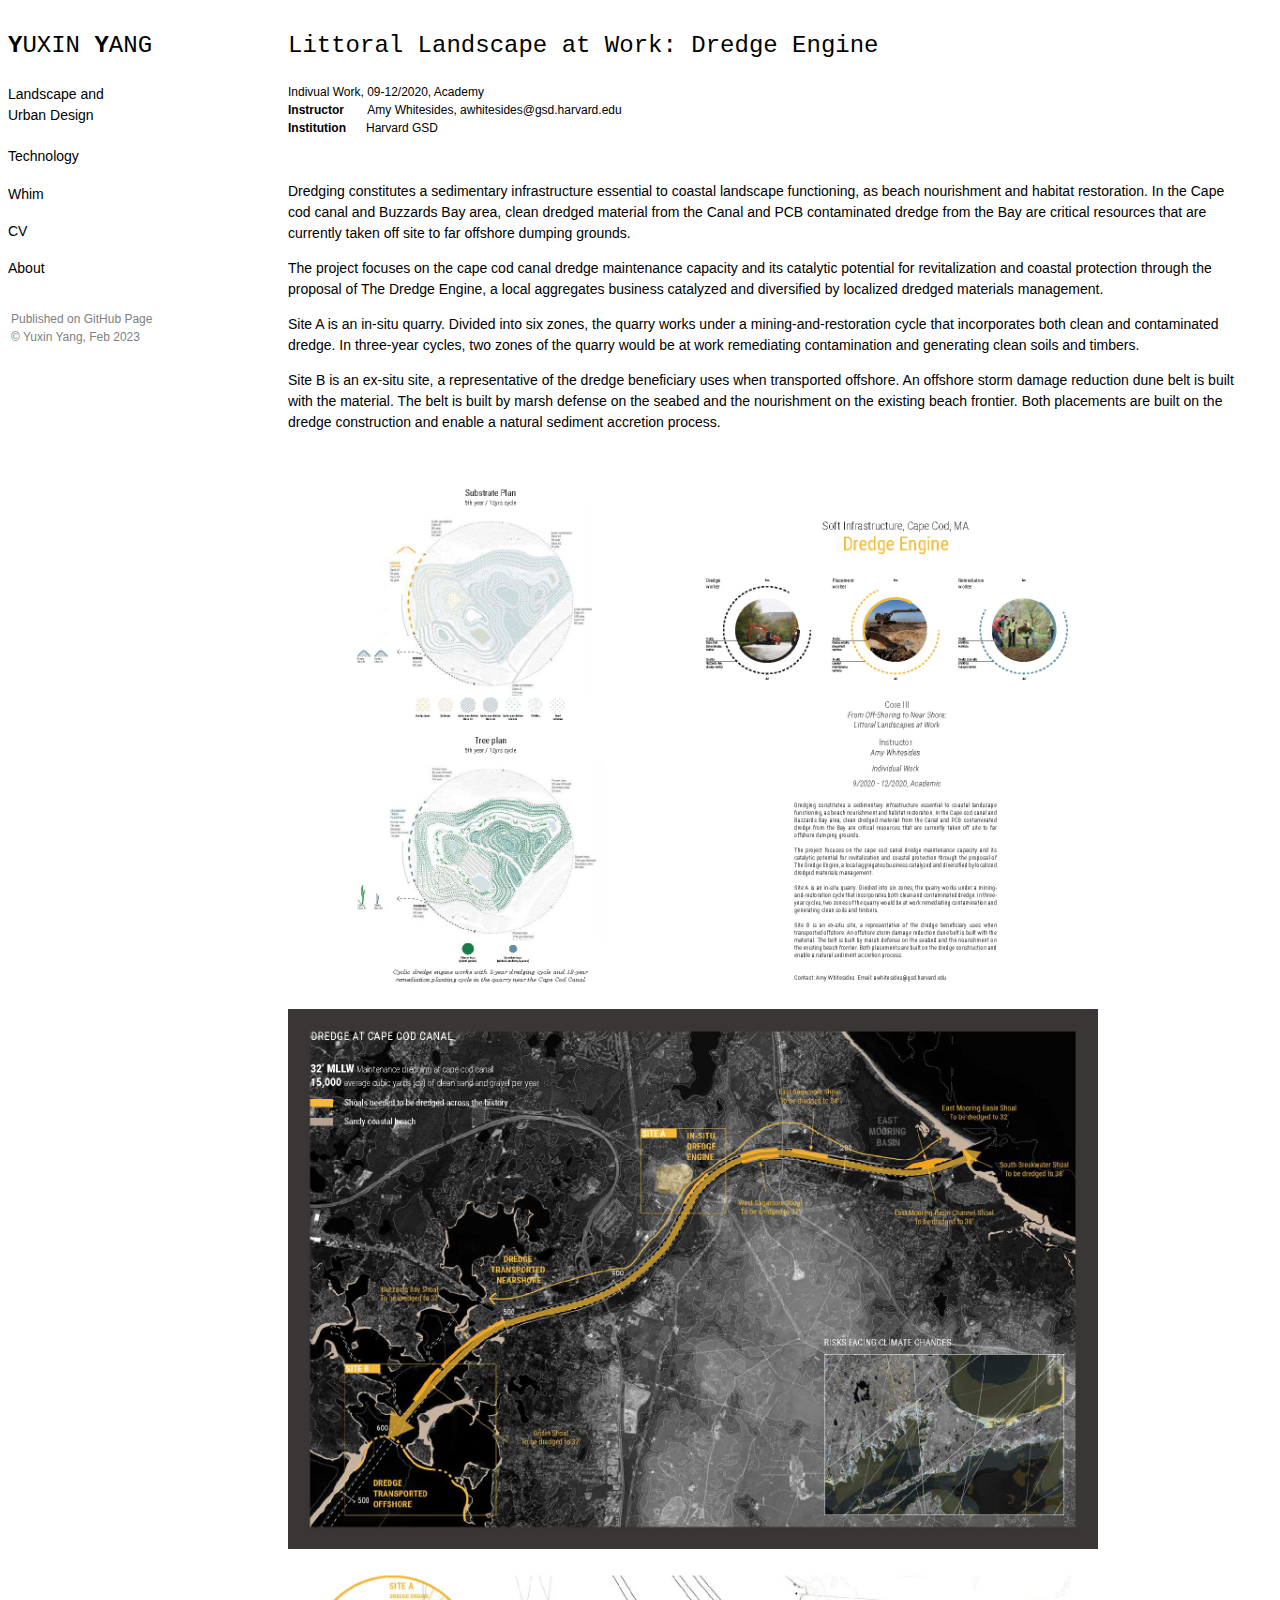
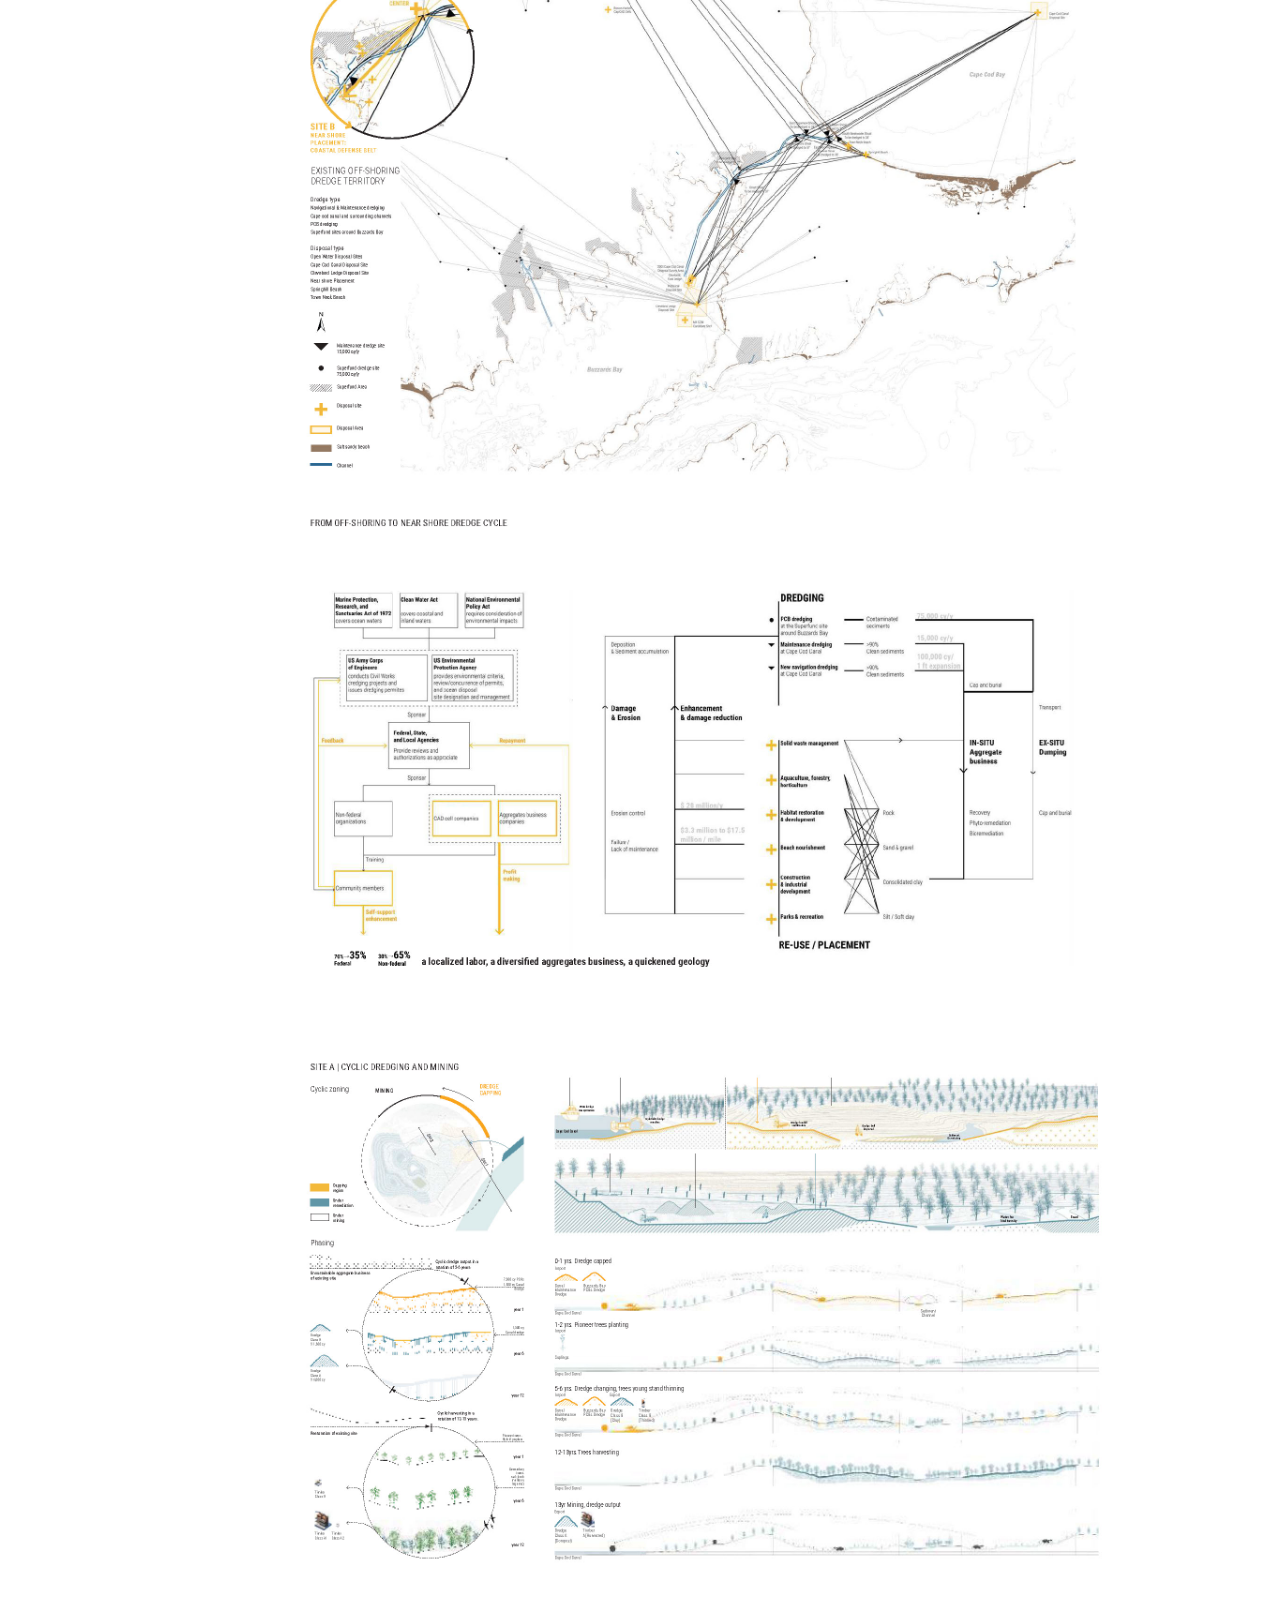
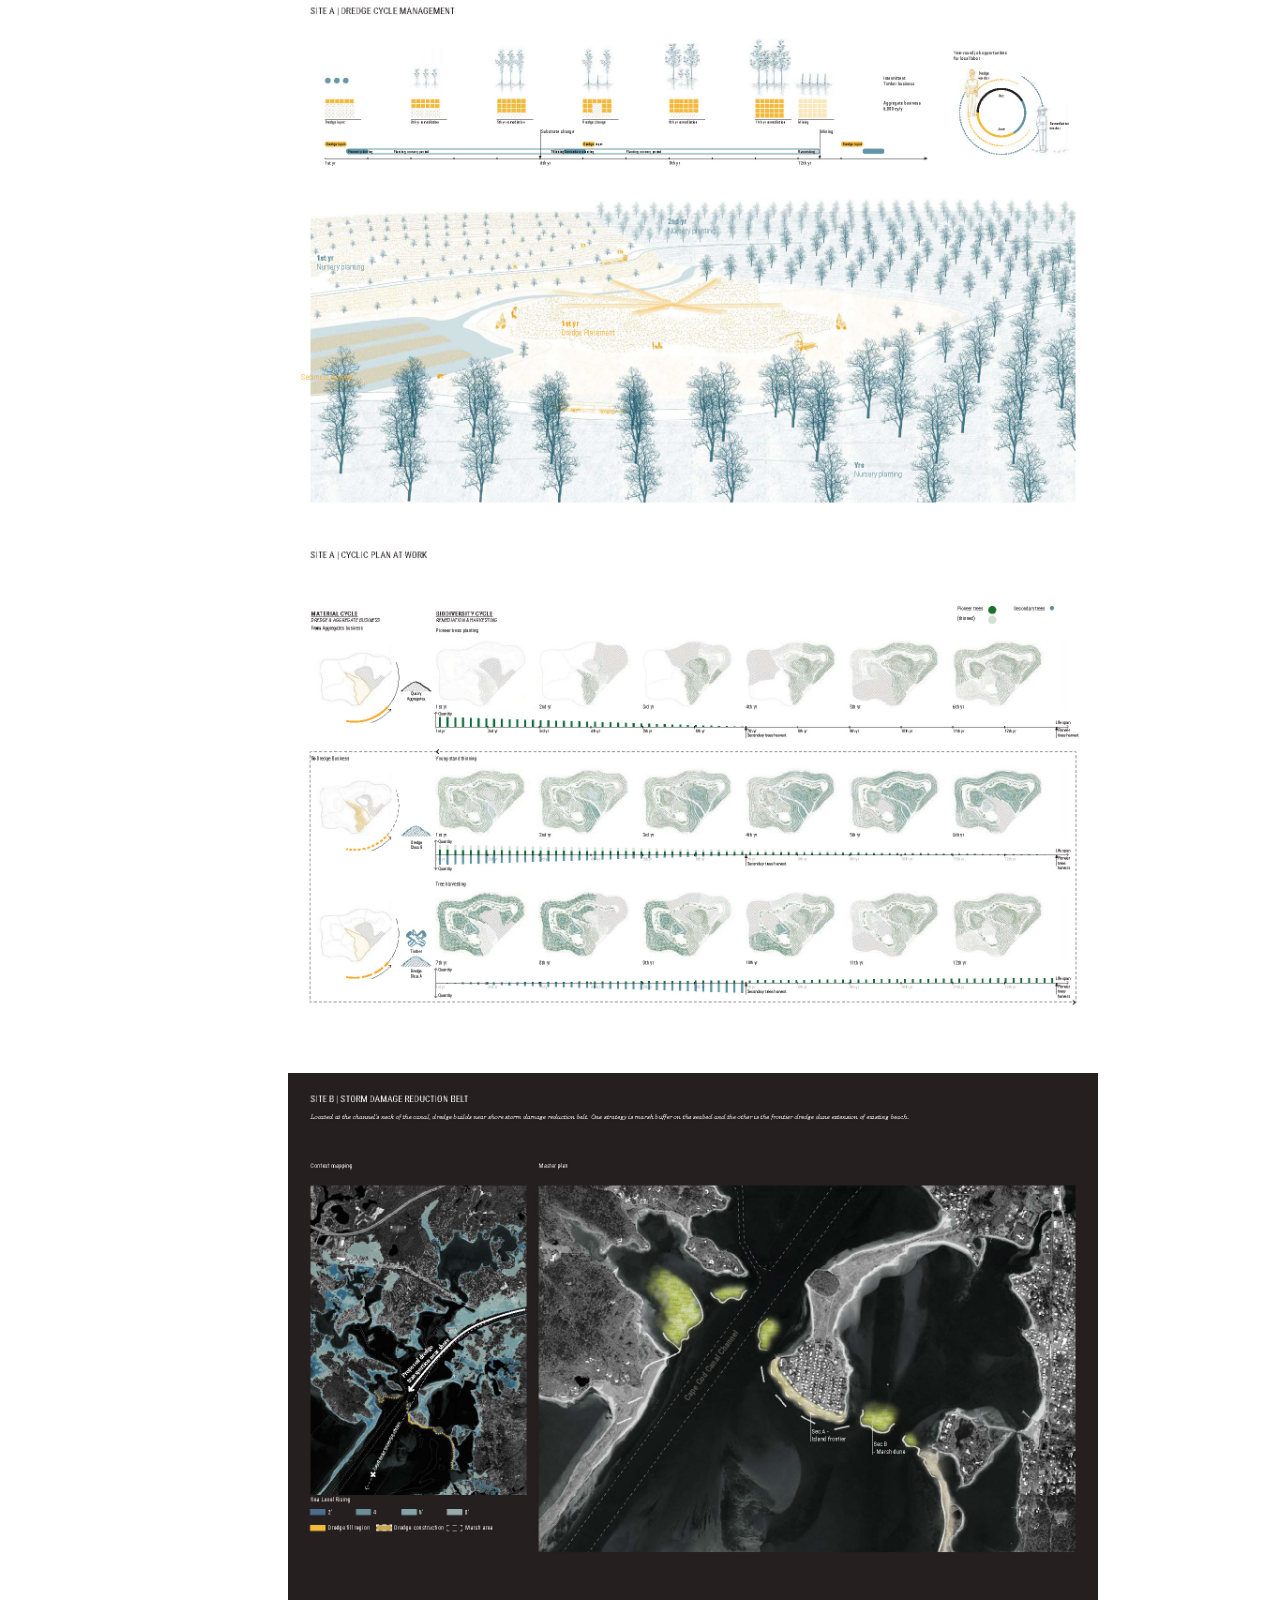
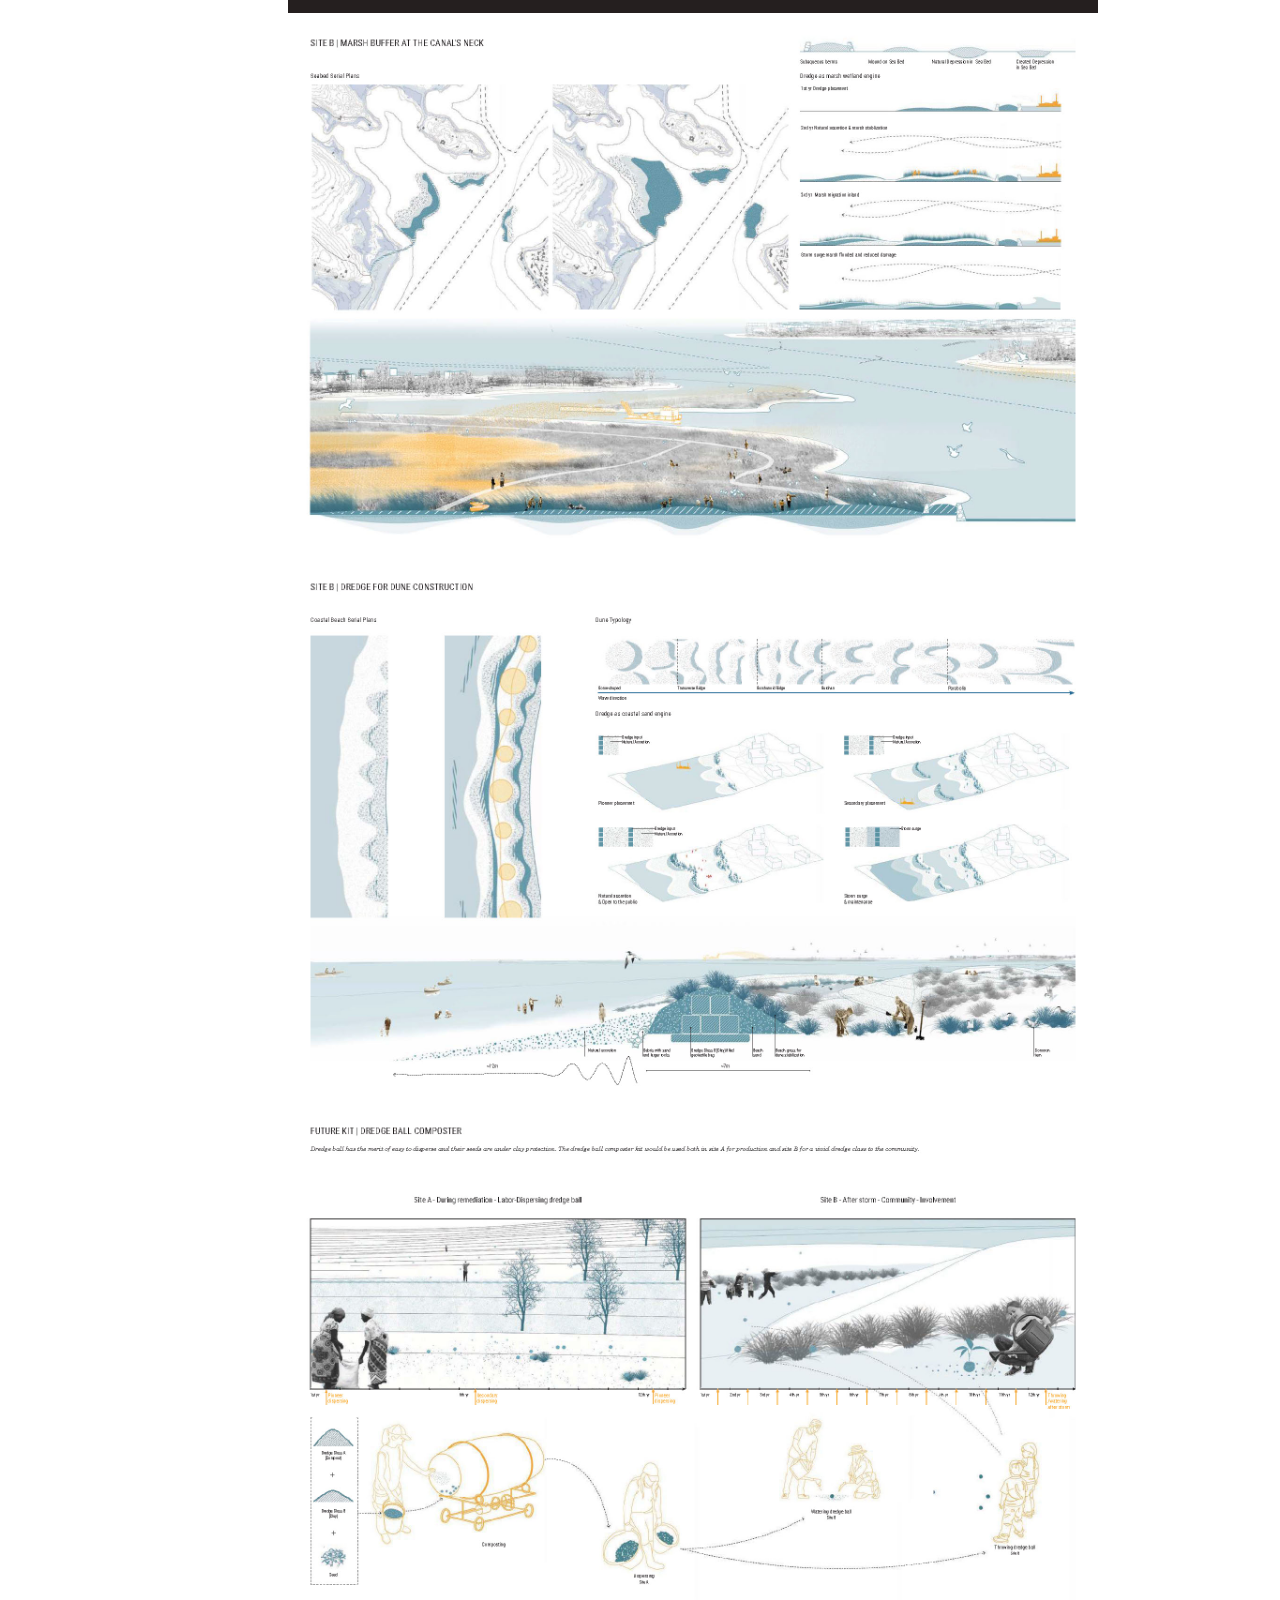
<file: project4.html>
<!DOCTYPE html>
<html lang="en">
<head>
    <meta charset="UTF-8">
    <meta http-equiv="X-UA-Compatible" content="IE=edge">
    <meta name="viewport" content="width=device-width, initial-scale=1.0">
    <title>YY | Dredge Engine</title>
    <link rel="stylesheet" type="text/css" href="resources/css/style.css">
</head>


<body>
<!-- Sidebar -->
<nav class="sidebar">
    <p class=h1><strong>Y</strong>UXIN <strong>Y</strong>ANG</p>
   
       <button type="button" class="collapsible">Landscape and Urban Design</button>
           <div class="content">
               <ul><a href="project1.html" class=p--info>From Airport to HST Station: Bio Intermodality</a></ul>
               <ul><a href="project2.html" class=p--info>Crosswind Data Center</a></ul>
               <ul><a href="project3.html" class=p--info>Migration is Beautiful: Biophillic Boulevard</a></ul>
               <ul><a href="project4.html" class=p--info>Dredge Engine</a></ul>
           </div>
       <br>
       <button type="button" class="collapsible">Technology</button>
           <div class="content">
               <ul><a href="tech1.html" class=p--info>IoT Shoreline: Wave, Weave</a></ul>
               <ul><a href="tech2.html" class=p--info>CityScope Module: Kendall Life-Work Crescendo</a></ul>
               <ul><a href="tech3.html" class=p--info>Remote Sensing Sanyang Wetland</a></ul>
               <ul><a href="tech4.html" class=p--info>Adaptive Rocking Lattice Stool</a></ul>
               <ul><a href="tech5.html" class=p--info>Air-Pillow Attire for Haphephobia</a></ul>
   
           </div>
       <p><a href="whim.html" class=p--info>Whim</a></p>
       <p><a href="cv.html" class=p--info>CV</a></p>
       <p><a href="index.html" class=p--info>About</a></p>
   
   
       <footer>
           <p>Published on GitHub Page <br>© Yuxin Yang, Feb 2023</p>
       </footer>
   </nav>  
<script>
    var coll = document.getElementsByClassName("collapsible");
    var i;
    
    for (i = 0; i < coll.length; i++) {
        coll[i].addEventListener("click", function() {
        this.classList.toggle("active");
        var content = this.nextElementSibling;
        if (content.style.display === "block") {
            content.style.display = "none";
        } else {
            content.style.display = "block";
        }
        });
    }
</script>
  
<!-- Page Content -->
<div style="margin-left:280px" class="a">
    <p class=h2>Littoral Landscape at Work: Dredge Engine</p>
    <p class=p--caption>Indivual Work, 09-12/2020, Academy<br>
        <strong>Instructor</strong>&nbsp;&nbsp;&nbsp;&nbsp;&nbsp;&nbsp;&nbsp;Amy Whitesides, awhitesides@gsd.harvard.edu<br>
        <strong>Institution</strong>&nbsp;&nbsp;&nbsp;&nbsp;&nbsp;&nbsp;Harvard GSD</p>
    <br>
    <p class=p--info>Dredging constitutes a sedimentary infrastructure essential to coastal landscape functioning, 
        as beach nourishment and habitat restoration. In the Cape cod canal and Buzzards Bay area, 
        clean dredged material from the Canal and PCB contaminated dredge from the Bay are critical resources 
        that are currently taken off site to far offshore dumping grounds.</p>

    <p class=p--info>The project focuses on the cape cod canal dredge maintenance capacity and its catalytic potential for 
            revitalization and coastal protection through the proposal of The Dredge Engine, a local aggregates business 
            catalyzed and diversified by localized dredged materials management. </p>
        
    <p class=p--info>Site A is an in-situ quarry. Divided into six zones, the quarry works under a mining-and-restoration cycle that incorporates both clean and contaminated dredge. 
        In three-year cycles, two zones of the quarry would be at work remediating contamination and 
        generating clean soils and timbers. </p>
        
    <p class=p--info>Site B is an ex-situ site, a representative of the dredge beneficiary uses when transported offshore. 
        An offshore storm damage reduction dune belt is built with the material. The belt is built by marsh defense on the seabed 
        and the nourishment on the existing beach frontier. Both placements are built on the dredge construction and enable 
        a natural sediment accretion process.</p> 
    <br>
    
    <!--Image Section-->
    <div>
        <img src="./resources/images/2_Page_33.jpg" height=540 alt=""><br>
        <img src="./resources/images/2_Page_34.jpg" height=540 alt=""><br>
        <img src="./resources/images/2_Page_35.jpg" height=540 alt=""><br>
        <img src="./resources/images/2_Page_36.jpg" height=540 alt=""><br>
        <img src="./resources/images/2_Page_37.jpg" height=540 alt=""><br>
        <img src="./resources/images/2_Page_38.jpg" height=540 alt=""><br>
        <img src="./resources/images/2_Page_39.jpg" height=540 alt=""><br>
        <img src="./resources/images/2_Page_40.jpg" height=540 alt=""><br>
        <img src="./resources/images/2_Page_41.jpg" height=540 alt=""><br>
        <img src="./resources/images/2_Page_42.jpg" height=540 alt=""><br>
        <img src="./resources/images/2_Page_43.jpg" height=540 alt=""><br>

        <video autoplay loop>
            <source src ="" type="video/mp4">
        </video>
    </div>
</div>


</body>
</html>
</file>
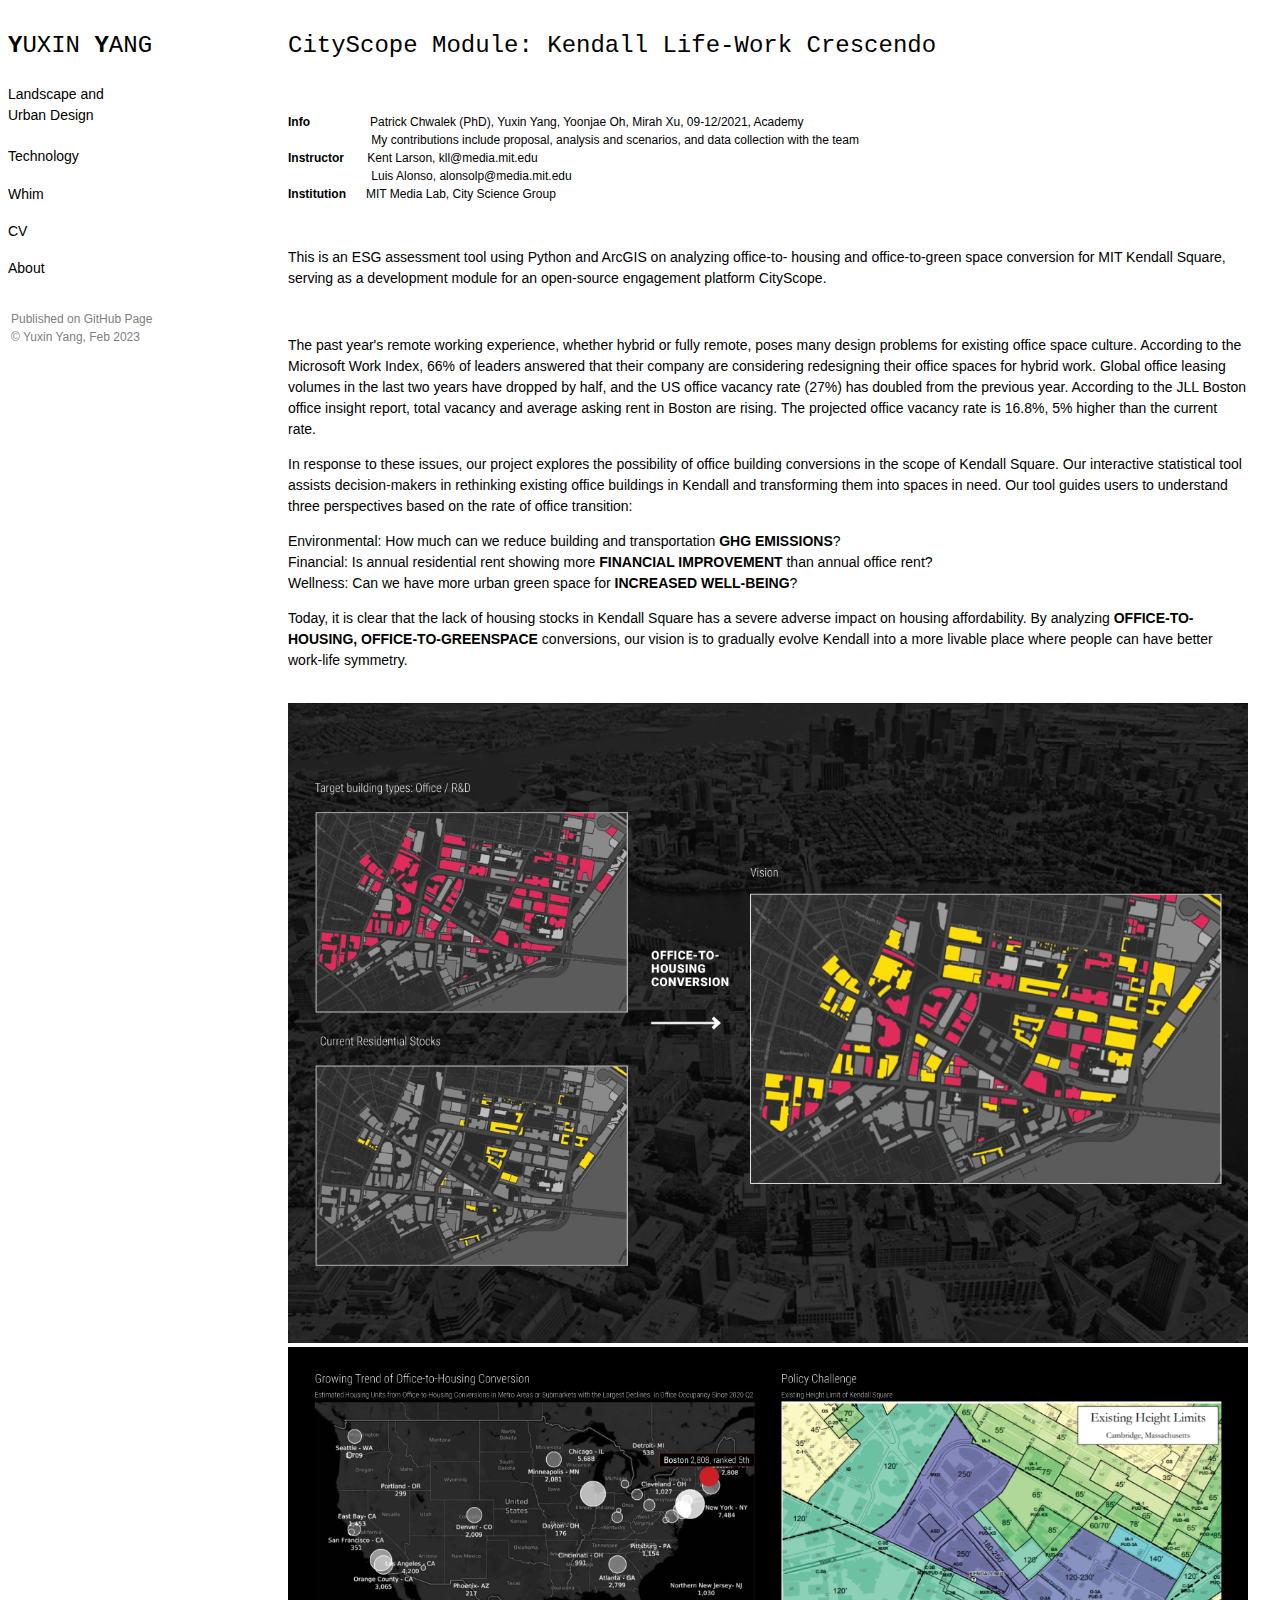
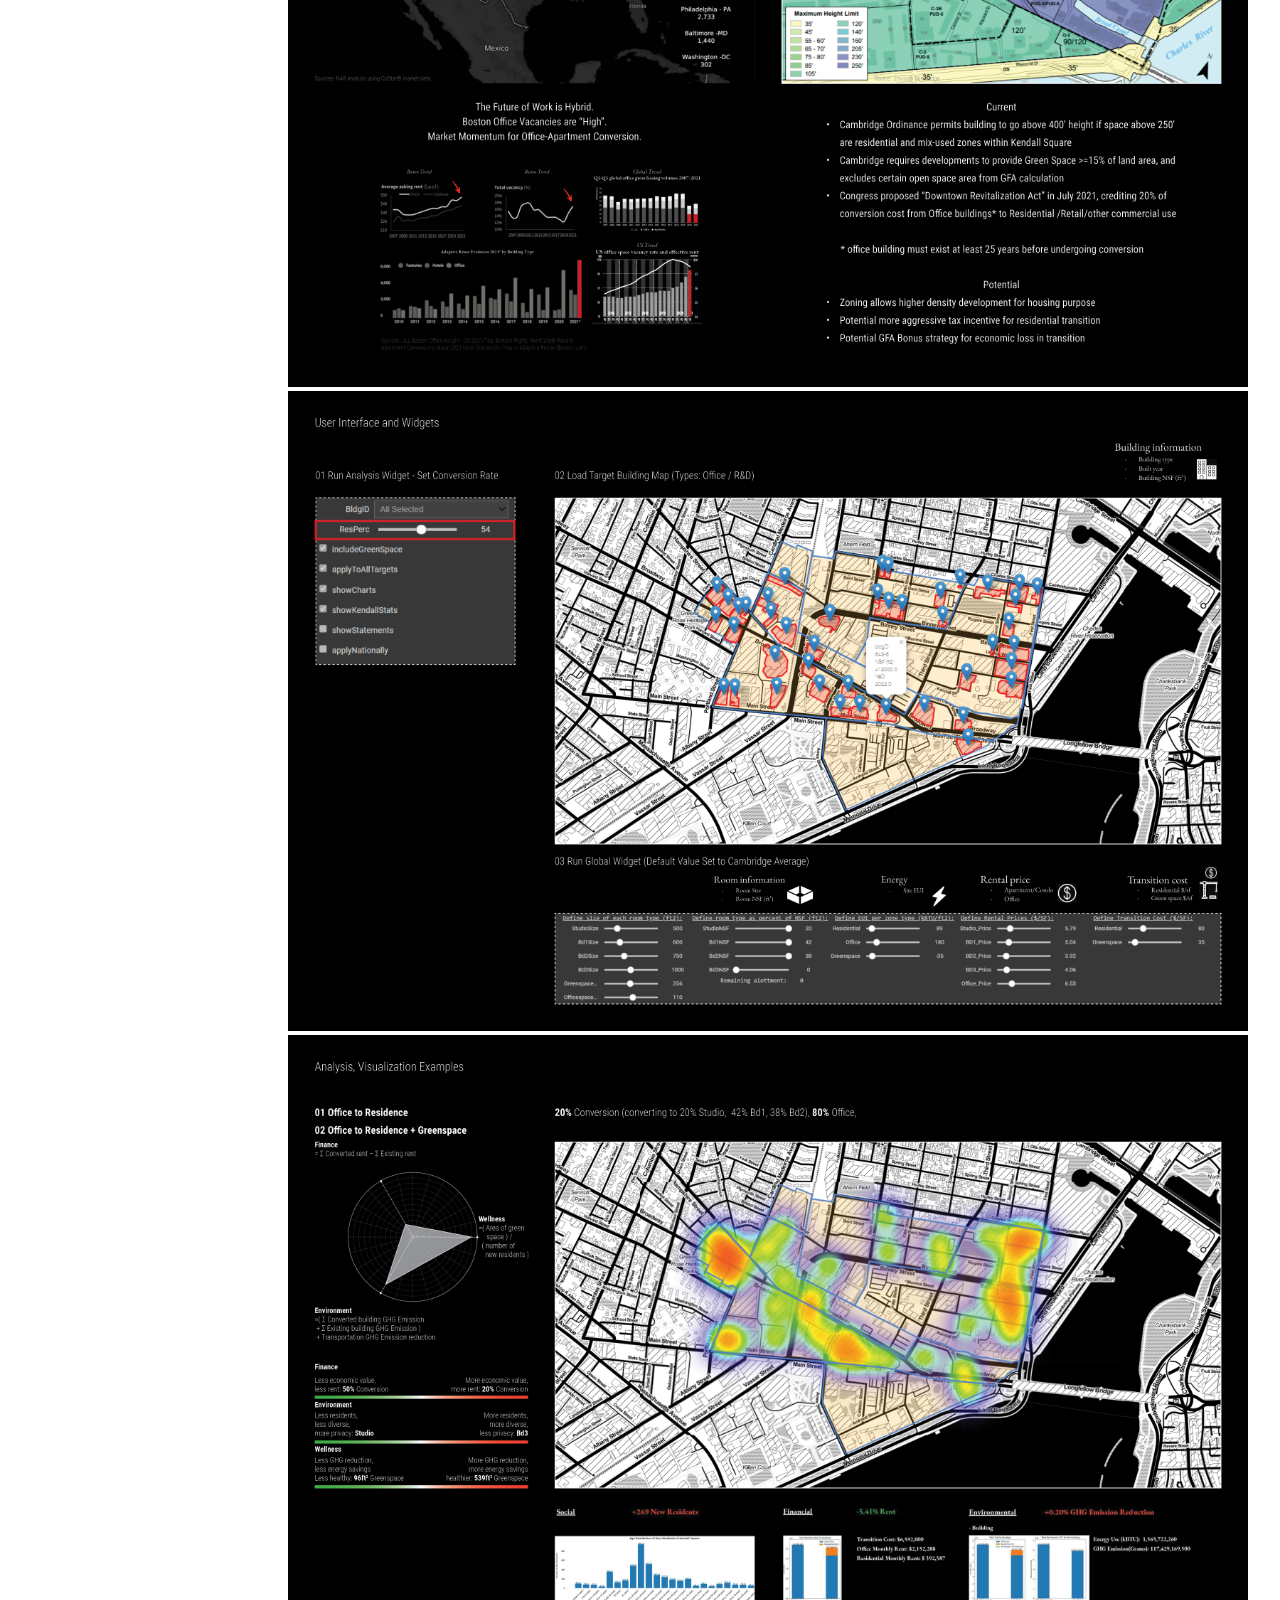
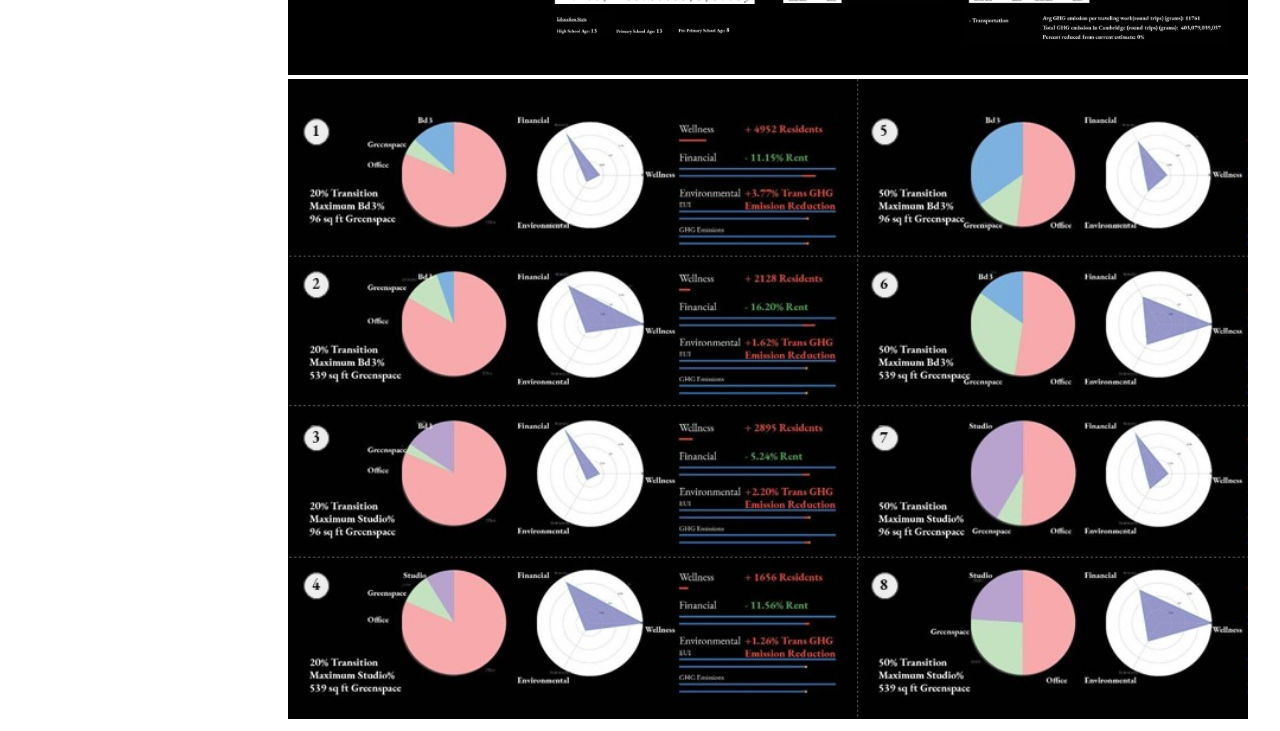
<file: tech2.html>
<!DOCTYPE html>
<html lang="en">
<head>
    <meta charset="UTF-8">
    <meta http-equiv="X-UA-Compatible" content="IE=edge">
    <meta name="viewport" content="width=device-width, initial-scale=1.0">
    <title>YY | City Scope Module</title>
    <link rel="stylesheet" type="text/css" href="resources/css/style.css">
</head>


<body>
<!-- Sidebar -->
<nav class="sidebar">
    <p class=h1><strong>Y</strong>UXIN <strong>Y</strong>ANG</p>
   
       <button type="button" class="collapsible">Landscape and Urban Design</button>
           <div class="content">
               <ul><a href="project1.html" class=p--info>From Airport to HST Station: Bio Intermodality</a></ul>
               <ul><a href="project2.html" class=p--info>Crosswind Data Center</a></ul>
               <ul><a href="project3.html" class=p--info>Migration is Beautiful</a></ul>
               <ul><a href="project4.html" class=p--info>Dredge Engine</a></ul>
           </div>
       <br>
       <button type="button" class="collapsible">Technology</button>
           <div class="content">
               <ul><a href="tech1.html" class=p--info>IoT Shoreline: Wave, Weave</a></ul>
               <ul><a href="tech2.html" class=p--info>CityScope Module: Kendall Life-Work Crescendo</a></ul>
               <ul><a href="tech3.html" class=p--info>Remote Sensing Sanyang Wetland</a></ul>
               <ul><a href="tech4.html" class=p--info>Adaptive Rocking Lattice Stool</a></ul>
               <ul><a href="tech5.html" class=p--info>Air-Pillow Attire for Haphephobia</a></ul>
   
           </div>
       <p><a href="whim.html" class=p--info>Whim</a></p>
       <p><a href="https://acrobat.adobe.com/link/review?uri=urn:aaid:scds:US:9fe94b1a-4977-328f-8e4d-f6c2b8c8d8b4" class=p--info>CV</a></p>
       <p><a href="index.html" class=p--info>About</a></p>
   
   
       <footer>
           <p>Published on GitHub Page <br>© Yuxin Yang, Feb 2023</p>
       </footer>
   </nav>  
   <script>
       var coll = document.getElementsByClassName("collapsible");
       var i;
       
       for (i = 0; i < coll.length; i++) {
         coll[i].addEventListener("click", function() {
           this.classList.toggle("active");
           var content = this.nextElementSibling;
           if (content.style.display === "block") {
             content.style.display = "none";
           } else {
             content.style.display = "block";
           }
         });
       }
   </script>
   
  
<!-- Page Content -->
<div style="margin-left:280px" class="a">

    <p class=h2>CityScope Module: Kendall Life-Work Crescendo</p>
    <br>
    <p class=p--caption> <strong>Info</strong>&nbsp;&nbsp;&nbsp;&nbsp;&nbsp;&nbsp;&nbsp;&nbsp;&nbsp;&nbsp;&nbsp;&nbsp;&nbsp;&nbsp;&nbsp;&nbsp;&nbsp;&nbsp;Patrick Chwalek (PhD), Yuxin Yang, Yoonjae Oh, Mirah Xu, 09-12/2021, Academy<br>
        &nbsp;&nbsp;&nbsp;&nbsp;&nbsp;&nbsp;&nbsp;&nbsp;&nbsp;&nbsp;&nbsp;&nbsp;&nbsp;&nbsp;&nbsp;&nbsp;&nbsp;&nbsp;&nbsp;&nbsp;&nbsp;&nbsp;&nbsp;&nbsp;&nbsp;My contributions include proposal, analysis and scenarios, and data collection with the team<br>
        <strong>Instructor</strong>&nbsp;&nbsp;&nbsp;&nbsp;&nbsp;&nbsp;&nbsp;Kent Larson, kll@media.mit.edu<br>
        &nbsp;&nbsp;&nbsp;&nbsp;&nbsp;&nbsp;&nbsp;&nbsp;&nbsp;&nbsp;&nbsp;&nbsp;&nbsp;&nbsp;&nbsp;&nbsp;&nbsp;&nbsp;&nbsp;&nbsp;&nbsp;&nbsp;&nbsp;&nbsp;&nbsp;Luis Alonso, alonsolp@media.mit.edu <br>
       <strong>Institution</strong>&nbsp;&nbsp;&nbsp;&nbsp;&nbsp;&nbsp;MIT Media Lab, City Science Group<br></p>

    <br>
    <p class=p--info>This is an ESG assessment tool using Python and ArcGIS on analyzing office-to-
        housing and office-to-green space conversion for MIT Kendall Square, serving as a development module for an open-source engagement platform 
        <a href="https://www.media.mit.edu/projects/cityscope/overview/">CityScope.</a></p>
        <br>
    <p class=p--info>The past year's remote working experience, whether hybrid or fully remote, poses many design problems for existing
        office space culture. According to the Microsoft Work Index, 66% of leaders answered that their company are
        considering redesigning their office spaces for hybrid work. Global office leasing volumes in the last two years have
        dropped by half, and the US office vacancy rate (27%) has doubled from the previous year. According to the JLL
        Boston office insight report, total vacancy and average asking rent in Boston are rising. The projected office vacancy
        rate is 16.8%, 5% higher than the current rate.</p>
    <p class=p--info>In response to these issues, our project explores the possibility of office building conversions in the scope of Kendall
        Square. Our interactive statistical tool assists decision-makers in rethinking existing office buildings in Kendall and
        transforming them into spaces in need. Our tool guides users to understand three perspectives based on the rate of
        office transition:</p>
    <p class=p--info>Environmental: How much can we reduce building and transportation <strong>GHG EMISSIONS</strong>?<br>
        Financial: Is annual residential rent showing more <strong>FINANCIAL IMPROVEMENT</strong> than annual office rent?<br>
        Wellness: Can we have more urban green space for <strong>INCREASED WELL-BEING</strong>?</p>
    <p class=p--info>Today, it is clear that the lack of housing stocks in Kendall Square has a severe adverse impact on housing affordability.
        By analyzing  <strong>OFFICE-TO-HOUSING, OFFICE-TO-GREENSPACE </strong>conversions, our vision is to
        gradually evolve Kendall into a more livable place where people can have better work-life symmetry.</p>
    <br>
    <!--Image Section-->
    <div>
        <img src="./resources/images/1_Page_09.jpg" height=640 alt=""><br>
        <img src="./resources/images/1_Page_10.jpg" height=640 alt=""><br>
        <img src="./resources/images/1_Page_11.jpg" height=640 alt=""><br>
        <img src="./resources/images/1_Page_12.jpg" height=640 alt=""><br>
        <img src="./resources/images/1_Page_13.jpg" height=640 alt=""><br>

    </div>
</div>


</body>
</html>
</file>
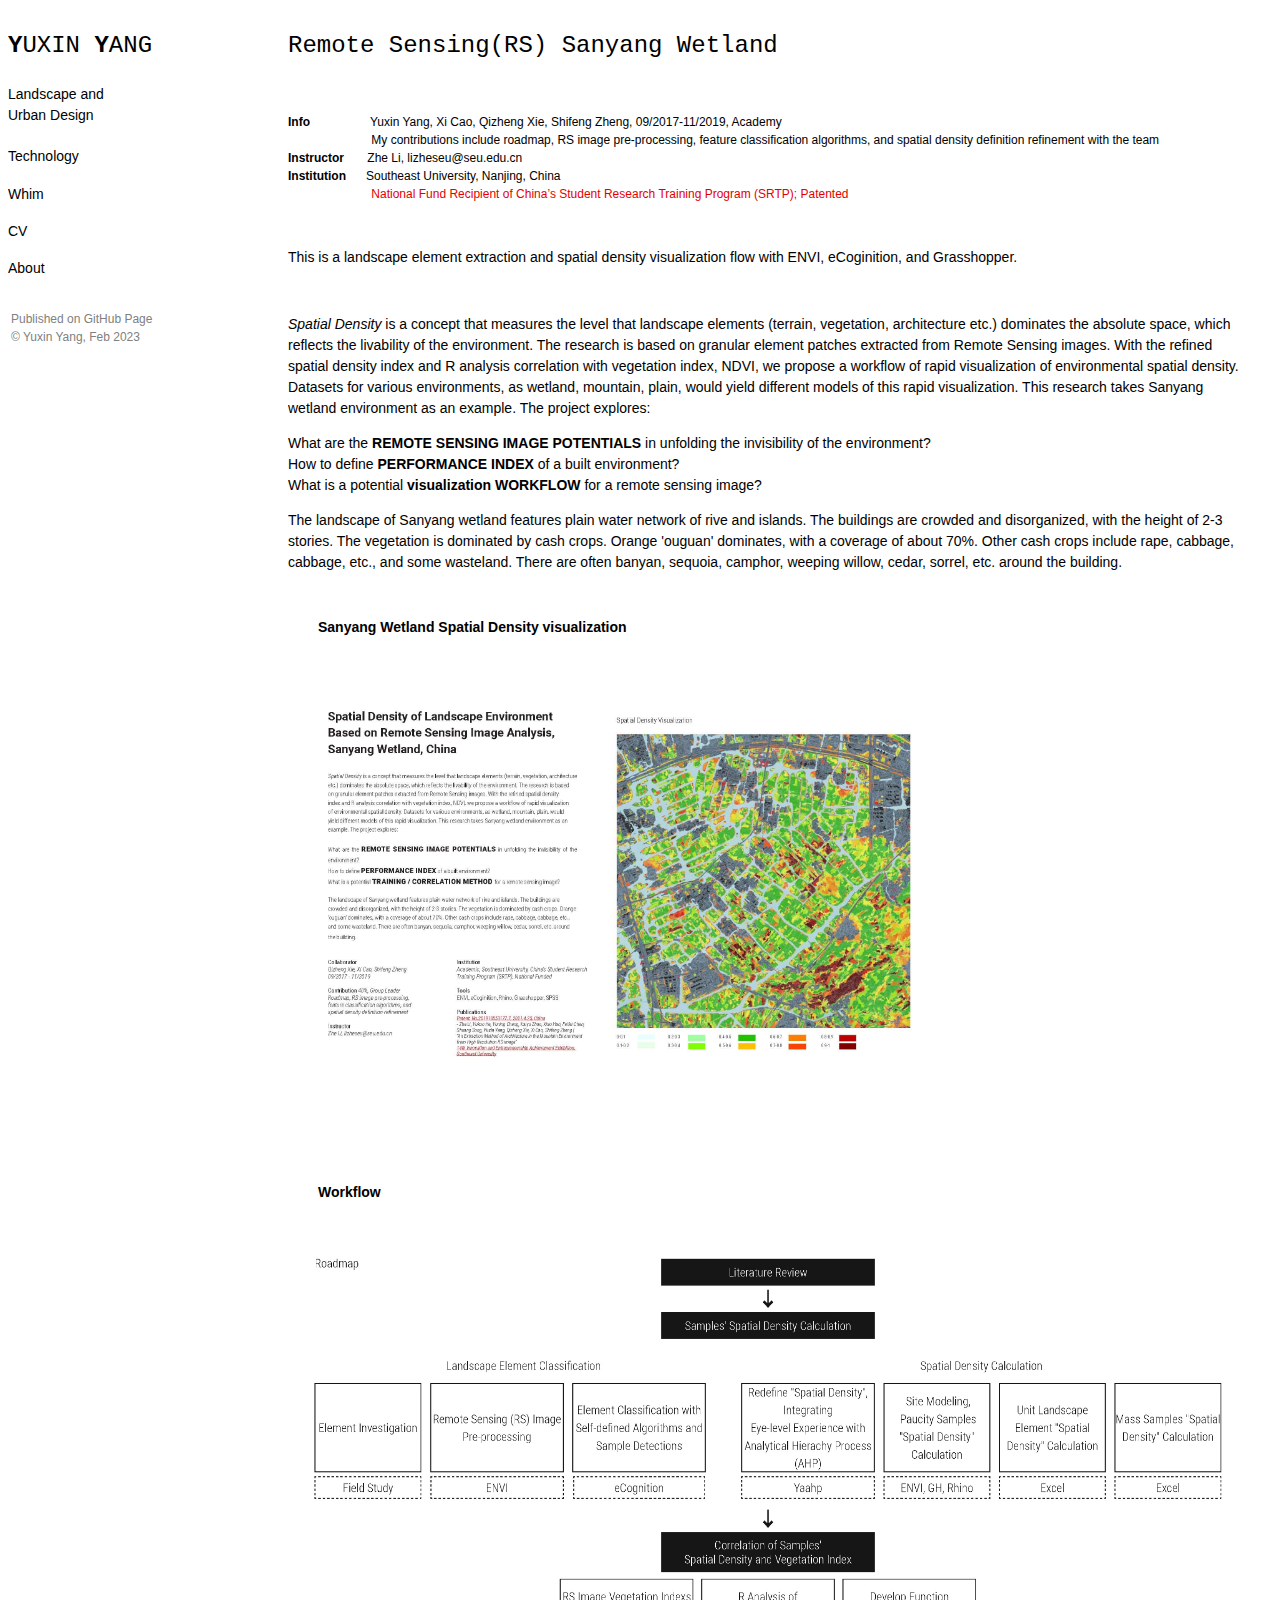
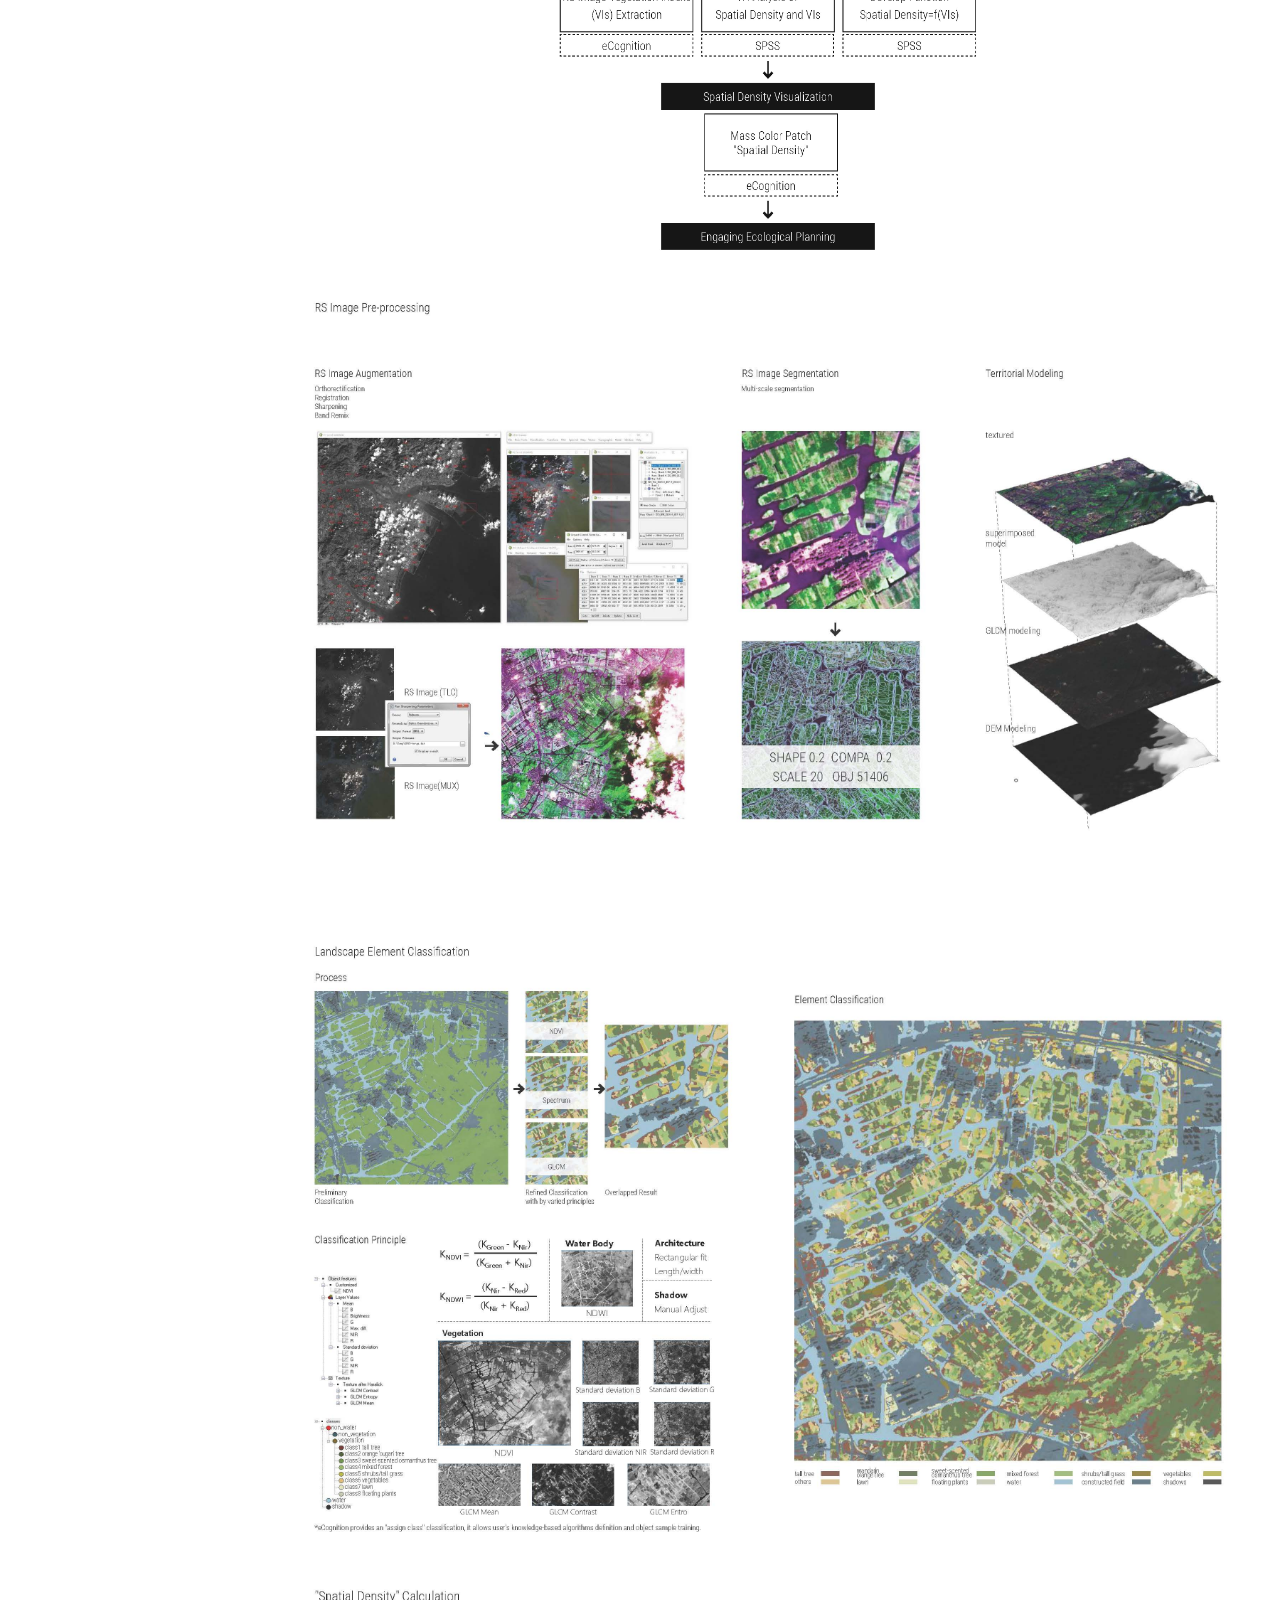
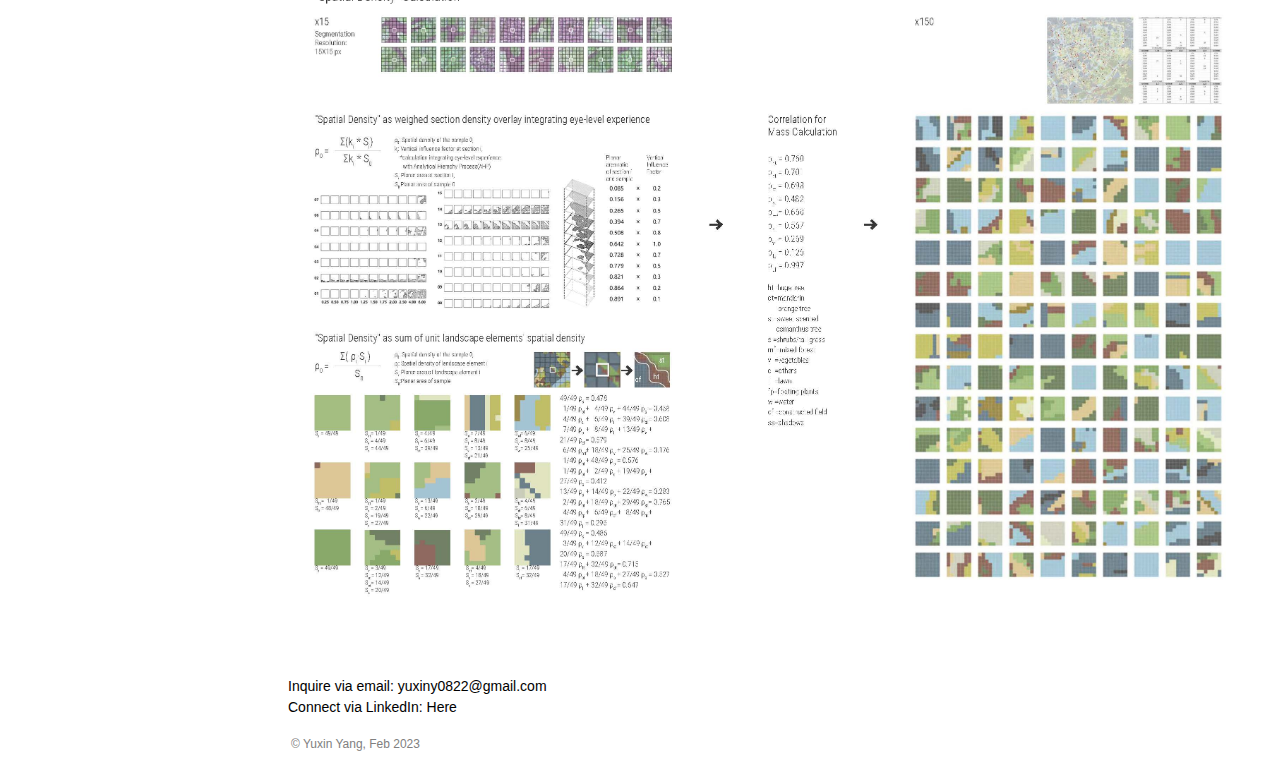
<file: tech3.html>
<!DOCTYPE html>
<html lang="en">
<head>
    <meta charset="UTF-8">
    <meta http-equiv="X-UA-Compatible" content="IE=edge">
    <meta name="viewport" content="width=device-width, initial-scale=1.0">
    <title>Yuxin Yang | Remote Sensing Sanyang Wetland</title>
    <link rel="stylesheet" type="text/css" href="resources/css/style.css">
</head>


<body>
<!-- Sidebar -->
<nav class="sidebar">
    <p class=h1><strong>Y</strong>UXIN <strong>Y</strong>ANG</p>
   
       <button type="button" class="collapsible">Landscape and Urban Design</button>
           <div class="content">
               <ul><a href="project1.html" class=p--info>From Airport to HST Station: Bio Intermodality</a></ul>
               <ul><a href="project2.html" class=p--info>Crosswind Data Center</a></ul>
               <ul><a href="project3.html" class=p--info>Migration is Beautiful: Biophillic Boulevard</a></ul>
               <ul><a href="project4.html" class=p--info>Dredge Engine</a></ul>
           </div>
       <br>
       <button type="button" class="collapsible">Technology</button>
           <div class="content">
               <ul><a href="tech1.html" class=p--info>IoT Shoreline: Wave, Weave</a></ul>
               <ul><a href="tech2.html" class=p--info>CityScope Module: Kendall Life-Work Crescendo</a></ul>
               <ul><a href="tech3.html" class=p--info>Remote Sensing Sanyang Wetland</a></ul>
               <ul><a href="tech4.html" class=p--info>Adaptive Rocking Lattice Stool</a></ul>
               <ul><a href="tech5.html" class=p--info>Air-Pillow Attire for Haphephobia</a></ul>
   
           </div>
       <p><a href="whim.html" class=p--info>Whim</a></p>
       <p><a href="cv.html" class=p--info>CV</a></p>
       <p><a href="index.html" class=p--info>About</a></p>
   
   
       <footer>
           <p>Published on GitHub Page <br>© Yuxin Yang, Feb 2023</p>
       </footer>
   </nav>  
<script>
    var coll = document.getElementsByClassName("collapsible");
    var i;
    
    for (i = 0; i < coll.length; i++) {
        coll[i].addEventListener("click", function() {
        this.classList.toggle("active");
        var content = this.nextElementSibling;
        if (content.style.display === "block") {
            content.style.display = "none";
        } else {
            content.style.display = "block";
        }
        });
    }
</script>
  
<!-- Page Content -->
<div style="margin-left:280px" class="a">

    <p class=h2>Remote Sensing(RS) Sanyang Wetland</p>
    <br>
    <p class=p--caption> <strong>Info</strong>&nbsp;&nbsp;&nbsp;&nbsp;&nbsp;&nbsp;&nbsp;&nbsp;&nbsp;&nbsp;&nbsp;&nbsp;&nbsp;&nbsp;&nbsp;&nbsp;&nbsp;&nbsp;Yuxin Yang, Xi Cao, Qizheng Xie, Shifeng Zheng, 09/2017-11/2019, Academy<br>
        &nbsp;&nbsp;&nbsp;&nbsp;&nbsp;&nbsp;&nbsp;&nbsp;&nbsp;&nbsp;&nbsp;&nbsp;&nbsp;&nbsp;&nbsp;&nbsp;&nbsp;&nbsp;&nbsp;&nbsp;&nbsp;&nbsp;&nbsp;&nbsp;&nbsp;My contributions include roadmap, RS image pre-processing,  feature classification algorithms, and spatial density definition refinement
        with the team<br>
        <strong>Instructor</strong>&nbsp;&nbsp;&nbsp;&nbsp;&nbsp;&nbsp;&nbsp;Zhe Li, lizheseu@seu.edu.cn<br>
       <strong>Institution</strong>&nbsp;&nbsp;&nbsp;&nbsp;&nbsp;&nbsp;Southeast University, Nanjing, China<br>
       <span class="hl">&nbsp;&nbsp;&nbsp;&nbsp;&nbsp;&nbsp;&nbsp;&nbsp;&nbsp;&nbsp;&nbsp;&nbsp;&nbsp;&nbsp;&nbsp;&nbsp;&nbsp;&nbsp;&nbsp;&nbsp;&nbsp;&nbsp;&nbsp;&nbsp;&nbsp;National Fund Recipient of China’s Student Research Training Program (SRTP); Patented</span>
    </p>

    <br>
    <p class=p--info>This is a landscape element extraction and spatial density visualization flow
        with ENVI, eCoginition, and Grasshopper.</p>
        <br>
    <p class=p--info><i>Spatial Density </i>is a concept that measures the level that landscape elements (terrain, vegetation, architecture etc.) dominates the absolute space, which reflects the livability of the environment. The research is based on granular element patches extracted from Remote Sensing images. With the refined spatial density index and R analysis correlation with vegetation index, NDVI, we propose a workflow of rapid visualization of environmental spatial density. Datasets for various environments, as wetland, mountain, plain, would yield different models of this rapid visualization. 
        This research takes Sanyang wetland environment as an example. The project explores:</p>
    <p class=p--info>What are the <strong>REMOTE SENSING IMAGE POTENTIALS</strong> in unfolding the invisibility of the environment?
       <br> How to define <strong>PERFORMANCE INDEX</strong> of a built environment?
       <br>What is a potential <strong>visualization WORKFLOW</strong> for a remote sensing image?</p>
    <p class=p--info>The landscape of Sanyang wetland features plain water network of rive and islands. 
        The buildings are crowded and disorganized, with the height of 2-3 stories. The vegetation is dominated by cash crops. 
        Orange 'ouguan' dominates, with a coverage of about 70%. Other cash crops include rape, cabbage, cabbage, etc., and some wasteland. There are often banyan, sequoia, camphor, weeping willow, cedar, sorrel, etc. around the building.
    </p>
    <br>
    <!--Image Section-->
    <div>
        <p class=h--img>Sanyang Wetland Spatial Density visualization</p><br>
        <img src="./resources/images/1_Page_14.jpg" width="640" alt=""><br><br><br><br><br>
        <p class=h--img>Workflow</p><br>
        <img src="./resources/images/1_Page_15.jpg" height=640 alt=""><br>
        <img src="./resources/images/1_Page_16.jpg" height=640 alt=""><br>
        <img src="./resources/images/1_Page_17.jpg" height=640 alt=""><br>
        <img src="./resources/images/1_Page_18.jpg" height=640 alt=""><br>
        
        <br><br><br>
        <div>       
            <p class=p--info>Inquire via email: <a href="mailto:yuxiny0822@gmail.com">yuxiny0822@gmail.com</a><br>
            Connect via LinkedIn: <a href="https://www.linkedin.com/in/yuxin-yang-78a671191/?originalSubdomain=cn">Here</a>
            <footer>© Yuxin Yang, Feb 2023</footer> </p>
        </div>

    </div>
</div>


</body>
</html>
</file>
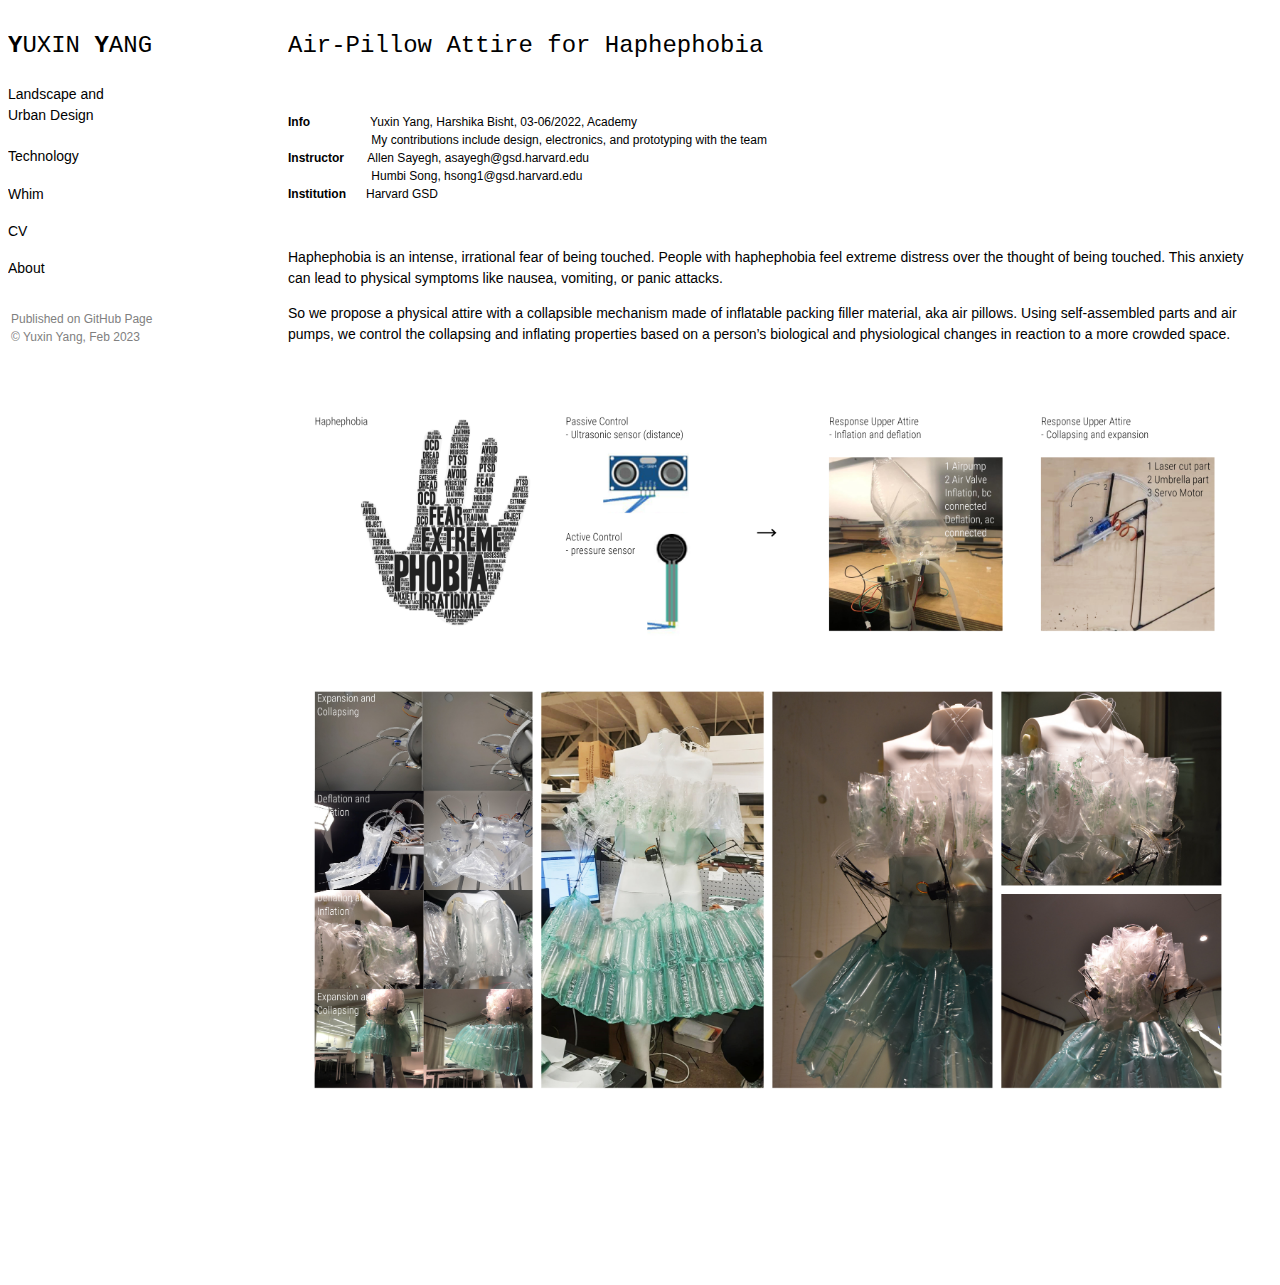
<file: tech5.html>
<!DOCTYPE html>
<html lang="en">
<head>
    <meta charset="UTF-8">
    <meta http-equiv="X-UA-Compatible" content="IE=edge">
    <meta name="viewport" content="width=device-width, initial-scale=1.0">
    <title>YY | Air-Pillow Attire for Haphephobia</title>
    <link rel="stylesheet" type="text/css" href="resources/css/style.css">
</head>


<body>
<!-- Sidebar -->
<nav class="sidebar">
    <p class=h1><strong>Y</strong>UXIN <strong>Y</strong>ANG</p>
   
       <button type="button" class="collapsible">Landscape and Urban Design</button>
           <div class="content">
               <ul><a href="project1.html" class=p--info>From Airport to HST Station: Bio Intermodality</a></ul>
               <ul><a href="project2.html" class=p--info>Crosswind Data Center</a></ul>
               <ul><a href="project3.html" class=p--info>Migration is Beautiful</a></ul>
               <ul><a href="project4.html" class=p--info>Dredge Engine</a></ul>
           </div>
       <br>
       <button type="button" class="collapsible">Technology</button>
           <div class="content">
               <ul><a href="tech1.html" class=p--info>IoT Shoreline: Wave, Weave</a></ul>
               <ul><a href="tech2.html" class=p--info>CityScope Module: Kendall Life-Work Crescendo</a></ul>
               <ul><a href="tech3.html" class=p--info>Remote Sensing Sanyang Wetland</a></ul>
               <ul><a href="tech4.html" class=p--info>Adaptive Rocking Lattice Stool</a></ul>
               <ul><a href="tech5.html" class=p--info>Air-Pillow Attire for Haphephobia</a></ul>
   
           </div>
       <p><a href="whim.html" class=p--info>Whim</a></p>
       <p><a href="https://acrobat.adobe.com/link/review?uri=urn:aaid:scds:US:9fe94b1a-4977-328f-8e4d-f6c2b8c8d8b4" class=p--info>CV</a></p>
       <p><a href="index.html" class=p--info>About</a></p>
   
   
       <footer>
           <p>Published on GitHub Page <br>© Yuxin Yang, Feb 2023</p>
       </footer>
   </nav>  
   <script>
       var coll = document.getElementsByClassName("collapsible");
       var i;
       
       for (i = 0; i < coll.length; i++) {
         coll[i].addEventListener("click", function() {
           this.classList.toggle("active");
           var content = this.nextElementSibling;
           if (content.style.display === "block") {
             content.style.display = "none";
           } else {
             content.style.display = "block";
           }
         });
       }
   </script>
   
  
<!-- Page Content -->
<div style="margin-left:280px" class="a">

    <p class=h2>Air-Pillow Attire for Haphephobia</p>
    <br>
    <p class=p--caption> <strong>Info</strong>&nbsp;&nbsp;&nbsp;&nbsp;&nbsp;&nbsp;&nbsp;&nbsp;&nbsp;&nbsp;&nbsp;&nbsp;&nbsp;&nbsp;&nbsp;&nbsp;&nbsp;&nbsp;Yuxin Yang, Harshika Bisht, 03-06/2022, Academy<br>
        &nbsp;&nbsp;&nbsp;&nbsp;&nbsp;&nbsp;&nbsp;&nbsp;&nbsp;&nbsp;&nbsp;&nbsp;&nbsp;&nbsp;&nbsp;&nbsp;&nbsp;&nbsp;&nbsp;&nbsp;&nbsp;&nbsp;&nbsp;&nbsp;&nbsp;My contributions include design, electronics, and prototyping with the team<br>
        <strong>Instructor</strong>&nbsp;&nbsp;&nbsp;&nbsp;&nbsp;&nbsp;&nbsp;Allen Sayegh, asayegh@gsd.harvard.edu<br>
        &nbsp;&nbsp;&nbsp;&nbsp;&nbsp;&nbsp;&nbsp;&nbsp;&nbsp;&nbsp;&nbsp;&nbsp;&nbsp;&nbsp;&nbsp;&nbsp;&nbsp;&nbsp;&nbsp;&nbsp;&nbsp;&nbsp;&nbsp;&nbsp;&nbsp;Humbi Song, hsong1@gsd.harvard.edu <br>
       <strong>Institution</strong>&nbsp;&nbsp;&nbsp;&nbsp;&nbsp;&nbsp;Harvard GSD<br></p>

    <br>
    <p class=p--info>Haphephobia is an intense, irrational fear of being touched. People with haphephobia
        feel extreme distress over the thought of being touched. This anxiety can lead to
        physical symptoms like nausea, vomiting, or panic attacks.</p>
        <p class=p--info>So we propose a physical attire with a collapsible mechanism made of inflatable packing
        filler material, aka air pillows. Using self-assembled parts and air pumps, we control
        the collapsing and inflating properties based on a person’s biological and physiological
        changes in reaction to a more crowded space.</p>
        <br>


    <!--Image Section-->
    <div>
        <img src="./resources/images/1_Page_23.jpg" width=960 alt=""><br>
        <img src="./resources/images/1_Page_23_2.jpg" width=960 alt=""><br>
        <video autoplay loop>
            <source src ="" type="video/mp4">
        </video>
    </div>
</div>


</body>
</html>
</file>
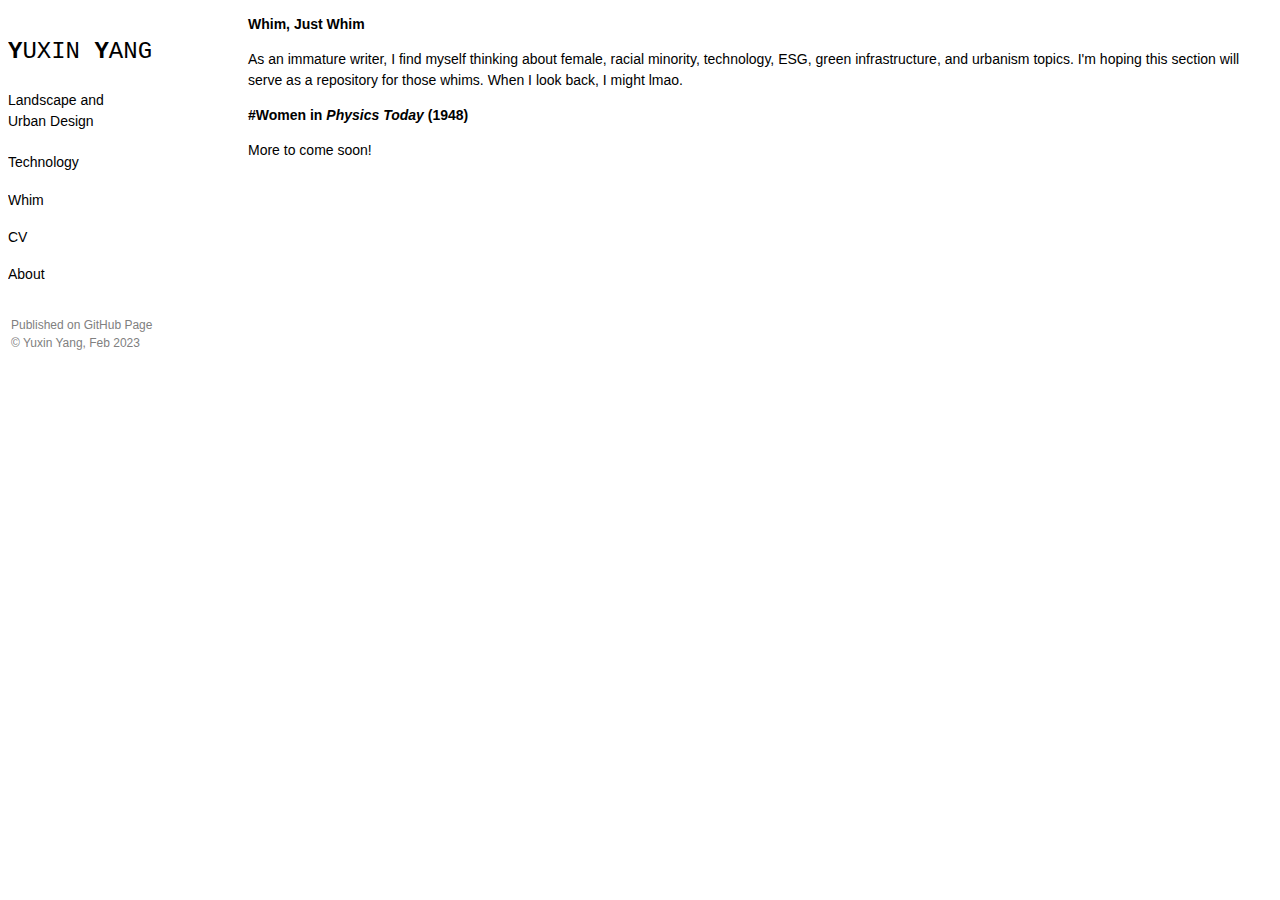
<file: whim.html>
<!DOCTYPE html>
<html lang="en">
    <head>
        <meta charset="UTF-8">
        <meta http-equiv="X-UA-Compatible" content="IE=edge">
        <meta name="viewport" content="width=device-width, initial-scale=1.0">
        <title>YY | Whim</title>
        <link rel="stylesheet" type="text/css" href="./resources/css/style.css">
    </head>

<!-- Sidebar -->
<nav class="sidebar">
  <p class=h1><strong>Y</strong>UXIN <strong>Y</strong>ANG</p>
 
     <button type="button" class="collapsible">Landscape and Urban Design</button>
         <div class="content">
             <ul><a href="project1.html" class=p--info>From Airport to HST Station: Bio Intermodality</a></ul>
             <ul><a href="project2.html" class=p--info>Crosswind Data Center</a></ul>
             <ul><a href="project3.html" class=p--info>Migration is Beautiful: Biophillic Boulevard</a></ul>
             <ul><a href="project4.html" class=p--info>Dredge Engine</a></ul>
         </div>
     <br>
     <button type="button" class="collapsible">Technology</button>
         <div class="content">
             <ul><a href="tech1.html" class=p--info>IoT Shoreline: Wave, Weave</a></ul>
             <ul><a href="tech2.html" class=p--info>CityScope Module: Kendall Life-Work Crescendo</a></ul>
             <ul><a href="tech3.html" class=p--info>Remote Sensing Sanyang Wetland</a></ul>
             <ul><a href="tech4.html" class=p--info>Adaptive Rocking Lattice Stool</a></ul>
             <ul><a href="tech5.html" class=p--info>Air-Pillow Attire for Haphephobia</a></ul>
 
         </div>
     <p><a href="whim.html" class=p--info>Whim</a></p>
     <p><a href="cv.html" class=p--info>CV</a></p>
     <p><a href="index.html" class=p--info>About</a></p>
 
 
     <footer>
         <p>Published on GitHub Page <br>© Yuxin Yang, Feb 2023</p>
     </footer>
 </nav>  
<script>
  var coll = document.getElementsByClassName("collapsible");
  var i;
  
  for (i = 0; i < coll.length; i++) {
      coll[i].addEventListener("click", function() {
      this.classList.toggle("active");
      var content = this.nextElementSibling;
      if (content.style.display === "block") {
          content.style.display = "none";
      } else {
          content.style.display = "block";
      }
      });
  }
</script>

  
  <!-- Page Content -->
  <div style="margin-left:240px">
  
    <p class=p--info><strong>Whim, Just Whim</strong></p>
    <p class=p--info>As an immature writer, I find myself thinking about female, racial minority, technology, ESG, green infrastructure, and urbanism topics. 
        I'm hoping this section will serve as a repository for those whims. When I look back, I might lmao. </p>

    <p class=p--info><a href="https://acrobat.adobe.com/link/review?uri=urn:aaid:scds:US:4e2197f8-dd83-37cd-b4d3-968ef78e7c1a"><strong>#Women in <i> Physics Today</i> (1948)</strong></a></p>
    <p class=p--info>More to come soon!</p>
</div>
 
  </div>
        
  </body>
  </html>
</file>
<file: resources/css/style.css>
body{
    background-color: white;
    text-align: left;
    font-family: "Roboto", Helvetica, Arial, sans-serif
}

.main{
    margin-left: 160px; /* Same as the width of the sidebar */
    padding: 0px 10px;
}

/* The side navigation menu */
a:link, a:visited {
    color:black;
  text-decoration: none;
}

a:hover, a:active {
    color:black;
    font-weight: bolder;
}

.sidebar {
    margin: 0;
    display: block;
    padding-right: 50px;
    padding-left: 0px;
    padding-top: 0%;
    width: 180px;
    background-color: white;
    position: fixed;
    text-align: left;
    height: 100%;
    overflow: hidden;
  }

.collapsible {

    cursor: pointer;
    display: block;
    padding-right: 50px;
    padding-left: 0px;
    width: 160px;
    background-color: white;
    border: none;
    text-align: left;
    outline: none;
    line-height: 150%;
    font-size: 14px;
    overflow: hidden;
  }
  
  .collapsible.active, .collapsible:hover {
    color:black;

  }

  .content {
    display: none;
    overflow: hidden;
    background-color: white;
  }



/* Headings */


.h1{    
    font-family: "Lucida Console", "Courier New", monospace;
    padding-top: 0;
    font-size: 24px;}
.h2{    
    font-family: "Lucida Console", "Courier New", monospace;
    font-weight:500;
    font-size: 24px;
}   

 .h--img{
  font-family: "Roboto Condensed", Arial, sans-serif;
  font-weight: bold;
  font-size: 14px;
  text-indent: 30px;
 }   

.p--info{
    line-height: 150%;
    font-size: 14px;
}

.p--caption{
    line-height: 150%;
    font-size: 12px;
    color:black;
    overflow: hidden;
}

.hl{
    color:#e60000;
}

div.a {
    width: 960px;
    overflow: hidden;
  }

footer {
  line-height: 150%;
  font-size: 12px;
  text-align: left;
  padding: 3px;
  color:gray;
}
</file>
